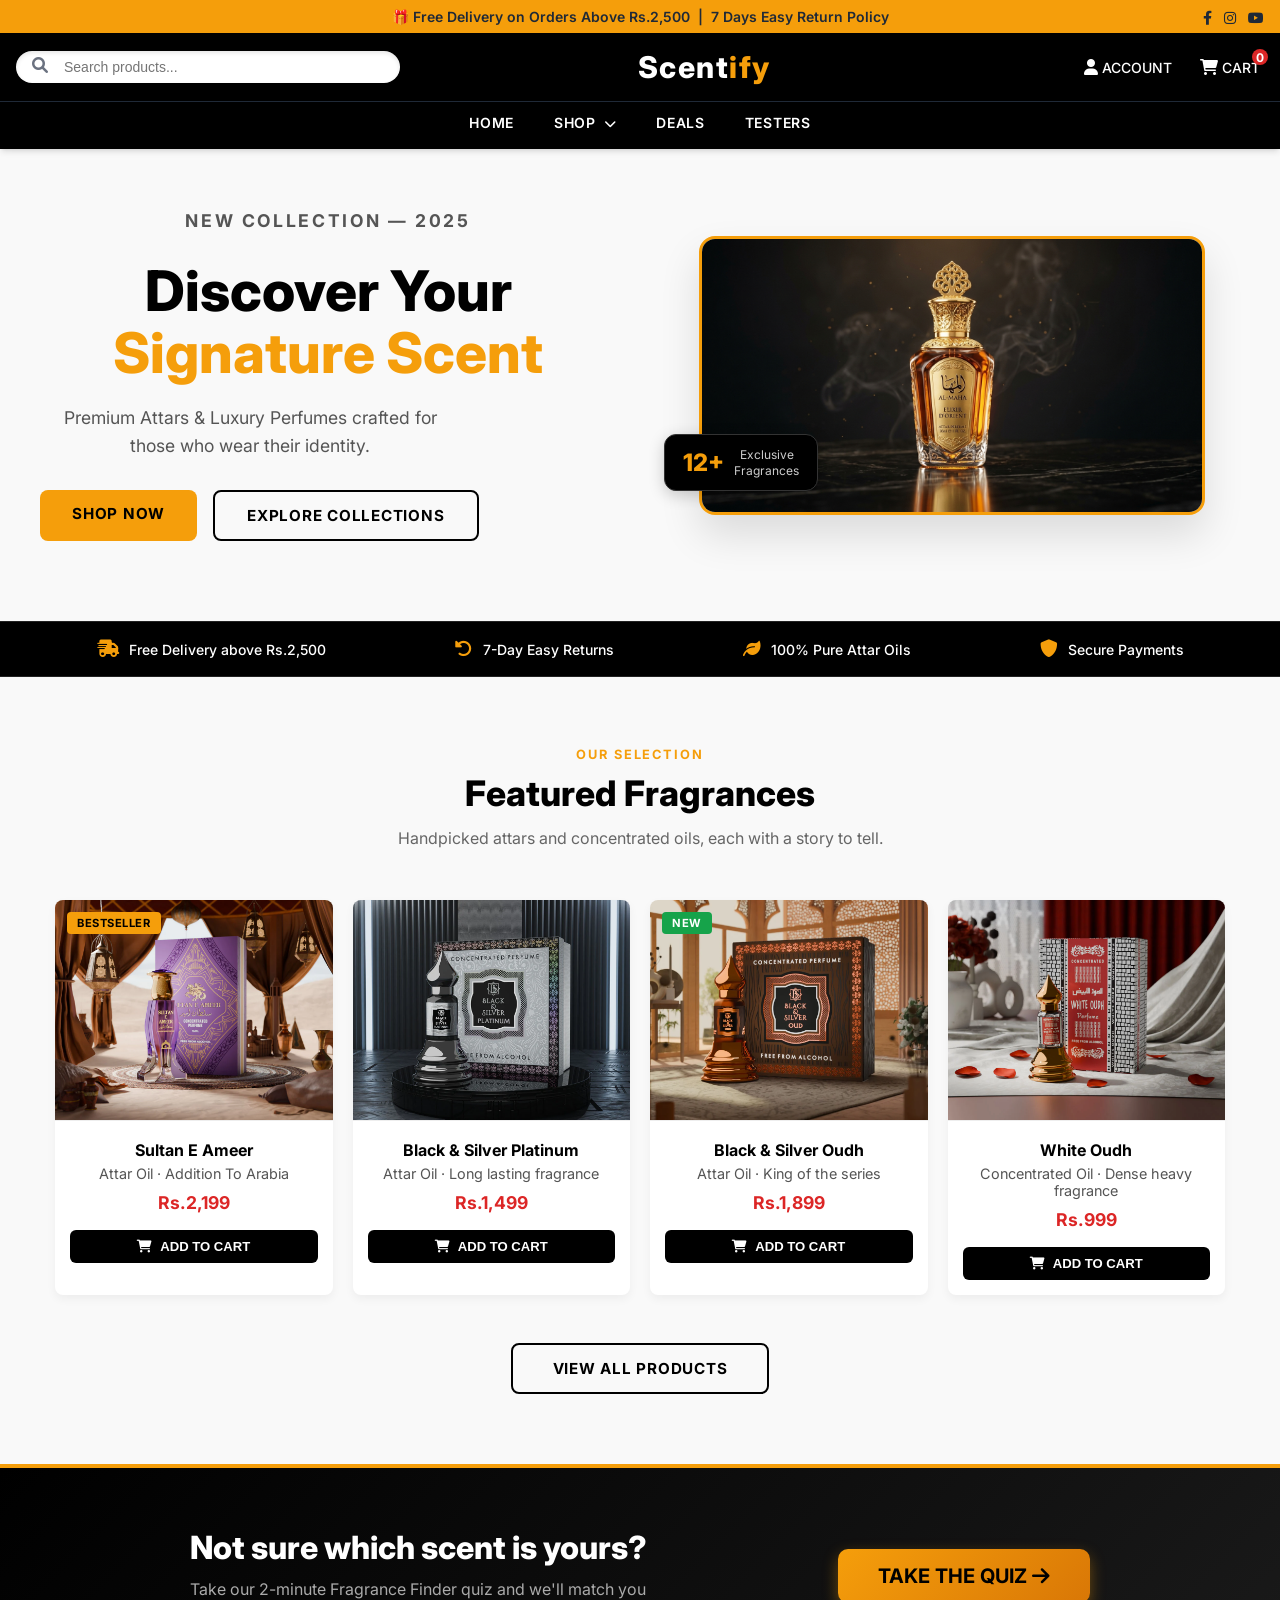
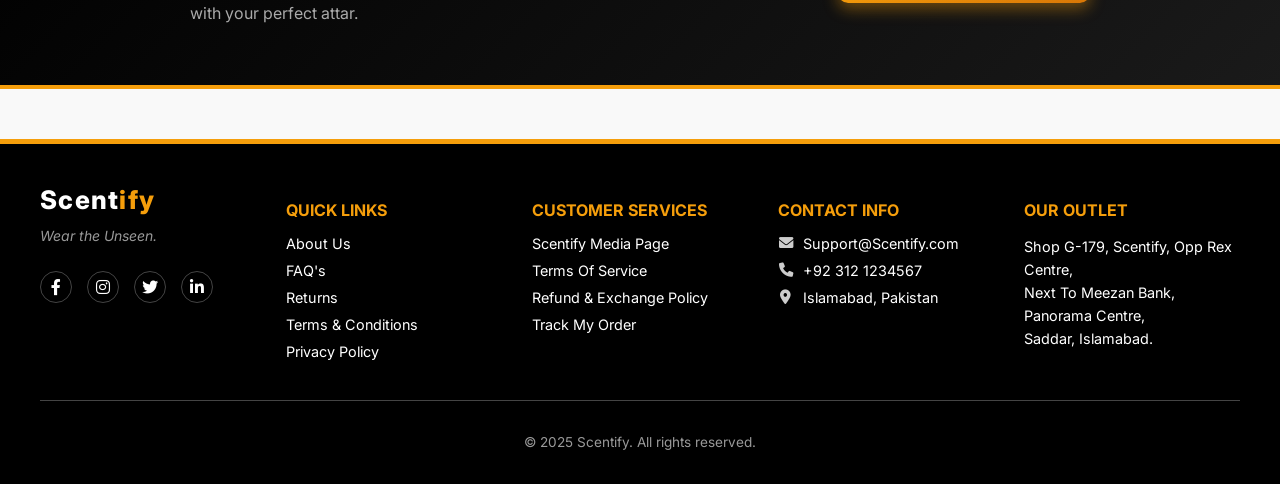
<file: src/HTML/index.html>
<!DOCTYPE html>
<html lang="en">

<head>
  <meta charset="UTF-8">
  <meta name="viewport" content="width=device-width, initial-scale=1.0">
  <meta name="description" content="Scentify – Premium Attars & Luxury Perfumes from Lahore, Pakistan. Discover your signature scent.">
  <title>Scentify – Luxury Perfumes & Attars</title>
  <link rel="preconnect" href="https://fonts.googleapis.com">
  <link rel="preconnect" href="https://fonts.gstatic.com" crossorigin>
  <link href="https://fonts.googleapis.com/css2?family=Inter:wght@400;500;600;700;800&display=swap" rel="stylesheet">
  <link rel="stylesheet" href="https://cdnjs.cloudflare.com/ajax/libs/font-awesome/6.0.0-beta3/css/all.min.css">
  <link rel="stylesheet" href="../CSS/style.css">
</head>

<body>

  <!-- ===================== HEADER ===================== -->
  <header id="fixed-header" class="fixed-header">

    <div class="announcement-bar">
      <span>🎁 Free Delivery on Orders Above Rs.2,500 &nbsp;|&nbsp; 7 Days Easy Return Policy</span>
      <div class="social-icons-desktop">
        <a href="https://www.facebook.com/" aria-label="Facebook"><i class="fab fa-facebook-f"></i></a>
        <a href="https://www.instagram.com/" aria-label="Instagram"><i class="fab fa-instagram"></i></a>
        <a href="https://www.youtube.com/" aria-label="YouTube"><i class="fab fa-youtube"></i></a>
      </div>
    </div>

    <div class="header-main">
      <div class="header-container">

        <!-- Desktop Search -->
        <div class="search-bar-desktop">
          <div class="search-input-wrapper">
            <label for="desktop-search" class="sr-only">Search products</label>
            <input id="desktop-search" type="text" placeholder="Search products...">
            <i class="fas fa-search" aria-hidden="true"></i>
          </div>
        </div>

        <!-- Logo -->
        <div class="logo-wrapper">
          <a href="index.html" aria-label="Scentify Home" class="logo-text">
            Scent<span>ify</span>
          </a>
        </div>

        <!-- Header Icons -->
        <div class="header-icons">
          <button class="search-mobile-icon" aria-label="Open Search">
            <i class="fas fa-search" aria-hidden="true"></i>
          </button>
          <a href="loginpage.html" class="icon-link" aria-label="My Account">
            <i class="fas fa-user" aria-hidden="true"></i>
            <span class="icon-label">Account</span>
          </a>
          <a href="checkoutpage.html" class="icon-link cart-icon-wrapper" aria-label="Shopping Cart, 0 items">
            <i class="fas fa-shopping-cart" aria-hidden="true"></i>
            <span class="icon-label">Cart</span>
            <span class="cart-count" aria-live="polite">0</span>
          </a>
          <button class="menu-mobile-icon" aria-label="Open Menu">
            <i class="fas fa-bars" aria-hidden="true"></i>
          </button>
        </div>

      </div>
    </div>

    <nav class="nav-links-desktop" aria-label="Main Navigation">
      <div class="nav-container">
        <ul class="nav-list">
          <li><a href="index.html">HOME</a></li>
          <li><a href="productlisting.html" class="dropdown-link">SHOP <i class="fas fa-chevron-down" aria-hidden="true"></i></a></li>
          <li><a href="deals.html">DEALS</a></li>
          <li><a href="testers.html">TESTERS</a></li>
        </ul>
      </div>
    </nav>

  </header>

  <!-- ===================== MAIN ===================== -->
  <main id="main-content">

    <!-- HERO SECTION -->
    <section class="hero-section" aria-label="Hero Banner">
      <div class="hero-content">
        <p class="hero-eyebrow">New Collection — 2025</p>
        <h1>Discover Your<br><span>Signature Scent</span></h1>
        <p class="hero-subtitle">Premium Attars & Luxury Perfumes crafted for those who wear their identity.</p>
        <div class="hero-cta-group">
          <a href="productlisting.html" class="btn-primary">Shop Now</a>
          <a href="productlisting.html" class="btn-secondary">Explore Collections</a>
        </div>
      </div>
      <div class="hero-image-wrapper">
        <img src="../../Images/HomePage/HP_Image.png" alt="Scentify signature perfume collection" class="hero-placeholder-image">
        <div class="hero-badge">
          <span class="badge-number">12+</span>
          <span class="badge-label">Exclusive<br>Fragrances</span>
        </div>
      </div>
    </section>

    <!-- TRUST BAR -->
    <div class="trust-bar" aria-label="Why choose Scentify">
      <div class="trust-bar-inner">
        <div class="trust-item">
          <i class="fas fa-shipping-fast" aria-hidden="true"></i>
          <span>Free Delivery above Rs.2,500</span>
        </div>
        <div class="trust-item">
          <i class="fas fa-undo-alt" aria-hidden="true"></i>
          <span>7-Day Easy Returns</span>
        </div>
        <div class="trust-item">
          <i class="fas fa-leaf" aria-hidden="true"></i>
          <span>100% Pure Attar Oils</span>
        </div>
        <div class="trust-item">
          <i class="fas fa-shield-alt" aria-hidden="true"></i>
          <span>Secure Payments</span>
        </div>
      </div>
    </div>

    <!-- FEATURED PRODUCTS -->
    <section class="products-section" aria-labelledby="products-heading">
      <div class="section-header">
        <p class="section-eyebrow">Our Selection</p>
        <h2 id="products-heading" class="section-heading">Featured Fragrances</h2>
        <p class="section-subtext">Handpicked attars and concentrated oils, each with a story to tell.</p>
      </div>

      <div class="suggestion-grid">

        <a href="product-detail.html?id=sultan-e-ameer" class="product-card">
          <div class="product-card-image-wrapper">
            <img src="../../Images/Products/sultan-e-ameer/1.webp" alt="Sultan E Ameer Attar Oil" loading="lazy">
            <span class="product-badge">Bestseller</span>
          </div>
          <div class="card-details">
            <h3>Sultan E Ameer</h3>
            <p class="card-category">Attar Oil · Addition To Arabia</p>
            <p class="price">Rs.2,199</p>
            <button class="card-cart-btn" data-id="sultan-e-ameer" data-name="Sultan E Ameer" data-price="2199" aria-label="Add Sultan E Ameer to cart">
              <i class="fas fa-shopping-cart" aria-hidden="true"></i> Add to Cart
            </button>
          </div>
        </a>

        <a href="product-detail.html?id=black-silver-platinum" class="product-card">
          <div class="product-card-image-wrapper">
            <img src="../../Images/Products/black-silver-platinum/1.webp" alt="Black and Silver Platinum Attar Oil" loading="lazy">
          </div>
          <div class="card-details">
            <h3>Black &amp; Silver Platinum</h3>
            <p class="card-category">Attar Oil · Long lasting fragrance</p>
            <p class="price">Rs.1,499</p>
            <button class="card-cart-btn" data-id="black-silver-platinum" data-name="Black & Silver Platinum" data-price="1499" aria-label="Add Black and Silver Platinum to cart">
              <i class="fas fa-shopping-cart" aria-hidden="true"></i> Add to Cart
            </button>
          </div>
        </a>

        <a href="product-detail.html?id=black-silver-oudh" class="product-card">
          <div class="product-card-image-wrapper">
            <img src="../../Images/Products/black-silver-oudh/1.webp" alt="Black and Silver Oudh Attar Oil" loading="lazy">
            <span class="product-badge new-badge">New</span>
          </div>
          <div class="card-details">
            <h3>Black &amp; Silver Oudh</h3>
            <p class="card-category">Attar Oil · King of the series</p>
            <p class="price">Rs.1,899</p>
            <button class="card-cart-btn" data-id="black-silver-oudh" data-name="Black & Silver Oudh" data-price="1899" aria-label="Add Black and Silver Oudh to cart">
              <i class="fas fa-shopping-cart" aria-hidden="true"></i> Add to Cart
            </button>
          </div>
        </a>

        <a href="product-detail.html?id=white-oudh" class="product-card">
          <div class="product-card-image-wrapper">
            <img src="../../Images/Products/white-oudh/1.webp" alt="White Oudh Concentrated Oil" loading="lazy">
          </div>
          <div class="card-details">
            <h3>White Oudh</h3>
            <p class="card-category">Concentrated Oil · Dense heavy fragrance</p>
            <p class="price">Rs.999</p>
            <button class="card-cart-btn" data-id="white-oudh" data-name="White Oudh" data-price="999" aria-label="Add White Oudh to cart">
              <i class="fas fa-shopping-cart" aria-hidden="true"></i> Add to Cart
            </button>
          </div>
        </a>

      </div>

      <div class="view-all-wrapper">
        <a href="productlisting.html" class="btn-outline">View All Products</a>
      </div>
    </section>

    <!-- QUIZ CTA BANNER -->
    <section class="quiz-banner" aria-label="Fragrance Finder Quiz">
      <div class="quiz-banner-inner">
        <div class="quiz-banner-text">
          <h2>Not sure which scent is yours?</h2>
          <p>Take our 2-minute Fragrance Finder quiz and we'll match you with your perfect attar.</p>
        </div>
        <a href="quiz.html" class="quiz-button">Take The Quiz <i class="fas fa-arrow-right" aria-hidden="true"></i></a>
      </div>
    </section>

  </main>

  <!-- ===================== FOOTER ===================== -->
  <footer class="main-footer" aria-label="Site Footer">
    <div class="footer-content">

      <div class="footer-brand">
        <a href="index.html" class="logo-text footer-logo-text" aria-label="Scentify Home">
          Scent<span>ify</span>
        </a>
        <p class="footer-tagline">Wear the Unseen.</p>
        <div class="social-links" aria-label="Follow us">
          <a href="https://www.facebook.com/" aria-label="Facebook"><i class="fab fa-facebook-f" aria-hidden="true"></i></a>
          <a href="https://www.instagram.com/" aria-label="Instagram"><i class="fab fa-instagram" aria-hidden="true"></i></a>
          <a href="https://twitter.com/" aria-label="Twitter"><i class="fab fa-twitter" aria-hidden="true"></i></a>
          <a href="https://www.linkedin.com/" aria-label="LinkedIn"><i class="fab fa-linkedin-in" aria-hidden="true"></i></a>
        </div>
      </div>

      <div class="footer-section">
        <h3>Quick Links</h3>
        <ul>
          <li><a href="ourstory.html">About Us</a></li>
          <li><a href="supportpage.html">FAQ's</a></li>
          <li><a href="returns.html">Returns</a></li>
          <li><a href="terms.html">Terms &amp; Conditions</a></li>
          <li><a href="privacy.html">Privacy Policy</a></li>
        </ul>
      </div>

      <div class="footer-section">
        <h3>Customer Services</h3>
        <ul>
          <li><a href="mediapage.html">Scentify Media Page</a></li>
          <li><a href="termsofservice.html">Terms Of Service</a></li>
          <li><a href="refundpolicy.html">Refund &amp; Exchange Policy</a></li>
          <li><a href="trackorder.html">Track My Order</a></li>
        </ul>
      </div>

      <div class="footer-section">
        <h3>Contact Info</h3>
        <ul>
          <li><i class="fas fa-envelope" aria-hidden="true"></i> Support@Scentify.com</li>
          <li><i class="fas fa-phone" aria-hidden="true"></i> +92 312 1234567</li>
          <li><i class="fas fa-map-marker-alt" aria-hidden="true"></i> Islamabad, Pakistan</li>
        </ul>
      </div>

      <div class="footer-section address-section">
        <h3>Our Outlet</h3>
        <p>Shop G-179, Scentify, Opp Rex Centre,<br>Next To Meezan Bank, Panorama Centre,<br>Saddar, Islamabad.</p>
      </div>

    </div>

    <div class="footer-bottom">
      <p>&copy; 2025 Scentify. All rights reserved.</p>
    </div>
  </footer>

  <script src="../JS/script.js" defer></script>
</body>

</html>
</file>
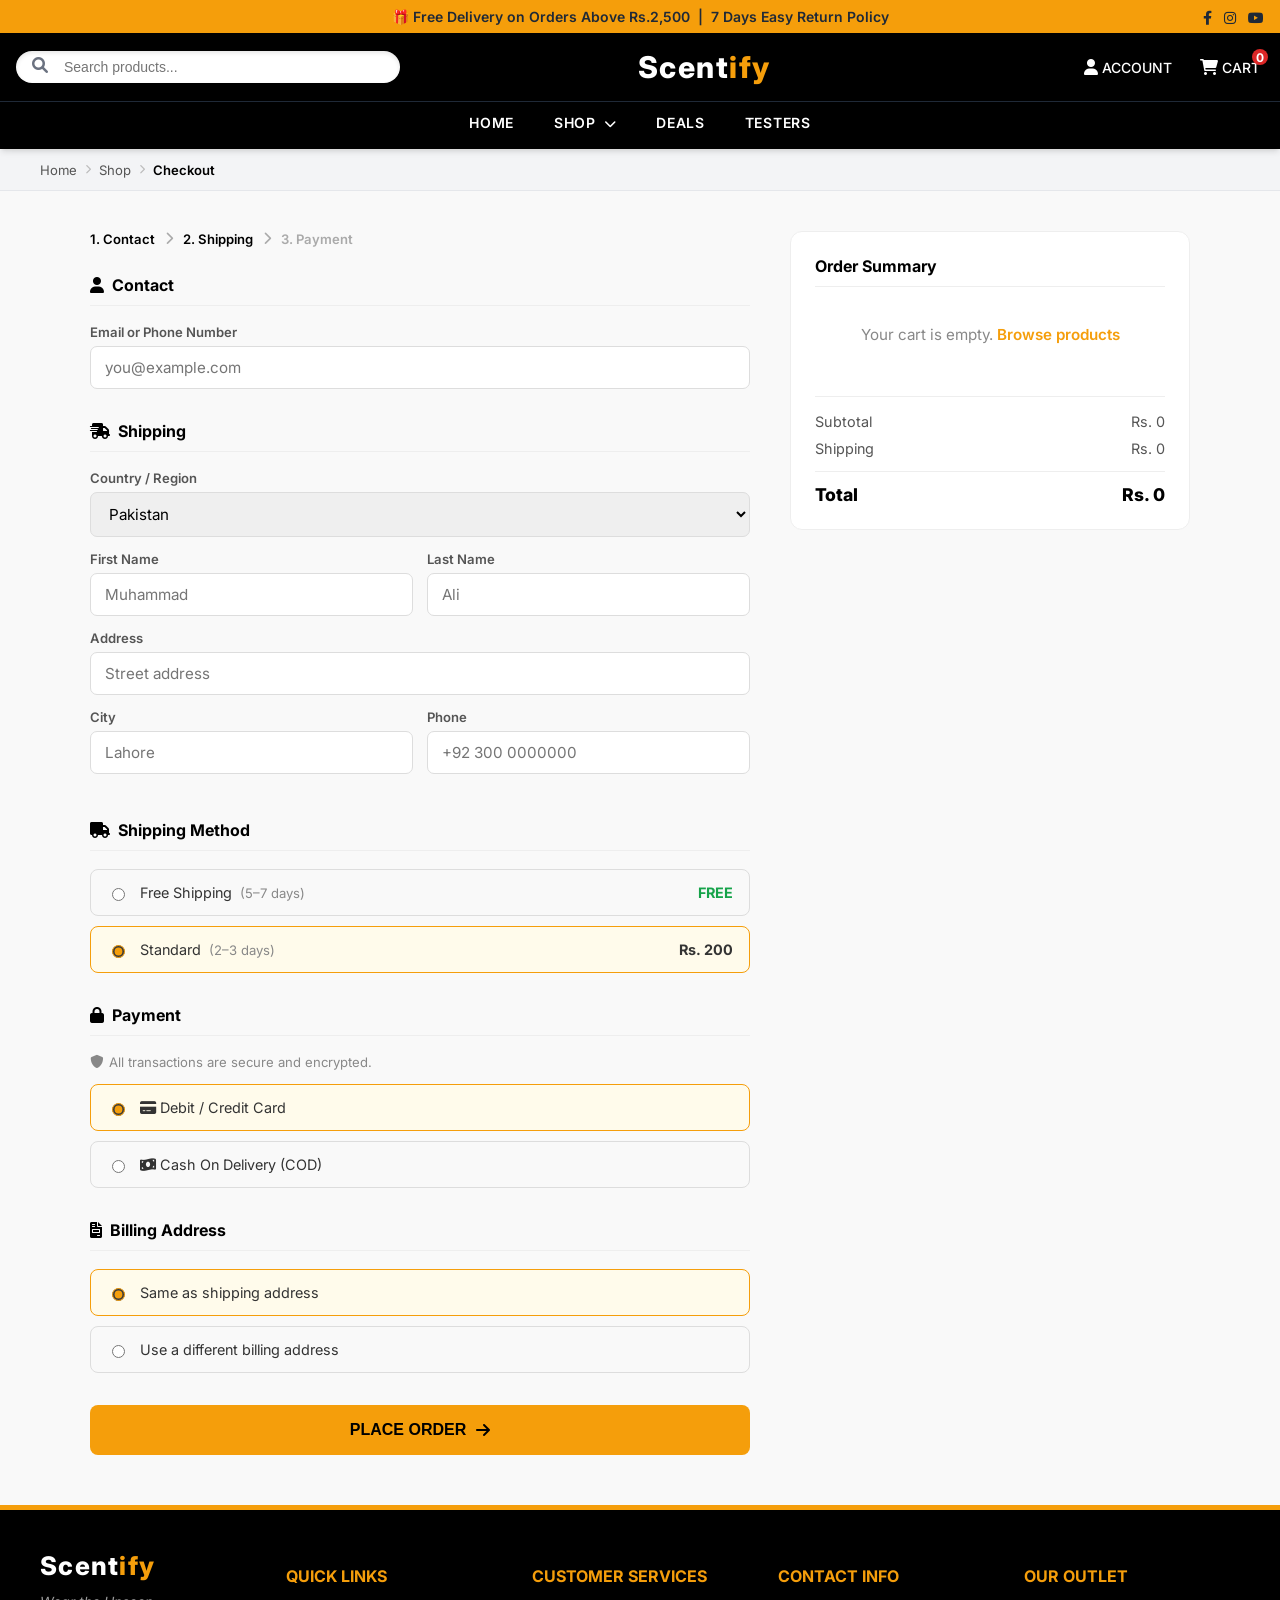
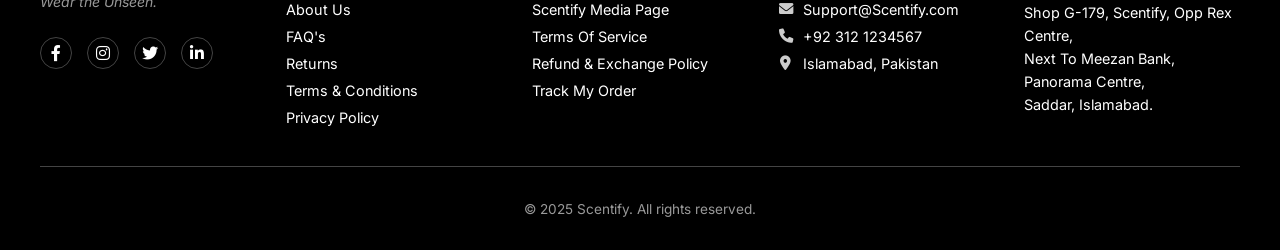
<file: src/HTML/checkoutpage.html>
<!DOCTYPE html>
<html lang="en">

<head>
  <meta charset="UTF-8">
  <meta name="viewport" content="width=device-width, initial-scale=1.0">
  <meta name="description" content="Checkout – Scentify Luxury Perfumes & Attars">
  <title>Checkout – Scentify</title>
  <link rel="preconnect" href="https://fonts.googleapis.com">
  <link rel="preconnect" href="https://fonts.gstatic.com" crossorigin>
  <link href="https://fonts.googleapis.com/css2?family=Inter:wght@400;500;600;700;800&display=swap" rel="stylesheet">
  <link rel="stylesheet" href="https://cdnjs.cloudflare.com/ajax/libs/font-awesome/6.0.0-beta3/css/all.min.css">
  <link rel="stylesheet" href="../CSS/style.css">
</head>

<body>

  <!-- ===================== HEADER ===================== -->
  <header id="fixed-header" class="fixed-header">

    <div class="announcement-bar">
      <span>🎁 Free Delivery on Orders Above Rs.2,500 &nbsp;|&nbsp; 7 Days Easy Return Policy</span>
      <div class="social-icons-desktop">
        <a href="https://www.facebook.com/" aria-label="Facebook"><i class="fab fa-facebook-f"></i></a>
        <a href="https://www.instagram.com/" aria-label="Instagram"><i class="fab fa-instagram"></i></a>
        <a href="https://www.youtube.com/" aria-label="YouTube"><i class="fab fa-youtube"></i></a>
      </div>
    </div>

    <div class="header-main">
      <div class="header-container">

        <div class="search-bar-desktop">
          <div class="search-input-wrapper">
            <label for="desktop-search" class="sr-only">Search products</label>
            <input id="desktop-search" type="text" placeholder="Search products...">
            <i class="fas fa-search" aria-hidden="true"></i>
          </div>
        </div>

        <div class="logo-wrapper">
          <a href="index.html" aria-label="Scentify Home" class="logo-text">
            Scent<span>ify</span>
          </a>
        </div>

        <div class="header-icons">
          <button class="search-mobile-icon" aria-label="Open Search">
            <i class="fas fa-search" aria-hidden="true"></i>
          </button>
          <a href="loginpage.html" class="icon-link" aria-label="My Account">
            <i class="fas fa-user" aria-hidden="true"></i>
            <span class="icon-label">Account</span>
          </a>
          <a href="checkoutpage.html" class="icon-link cart-icon-wrapper" aria-label="Shopping Cart, 0 items">
            <i class="fas fa-shopping-cart" aria-hidden="true"></i>
            <span class="icon-label">Cart</span>
            <span class="cart-count" id="cartItemCount" aria-live="polite">0</span>
          </a>
          <button class="menu-mobile-icon" aria-label="Open Menu">
            <i class="fas fa-bars" aria-hidden="true"></i>
          </button>
        </div>

      </div>
    </div>

    <nav class="nav-links-desktop" aria-label="Main Navigation">
      <div class="nav-container">
        <ul class="nav-list">
          <li><a href="index.html">HOME</a></li>
          <li><a href="productlisting.html" class="dropdown-link">SHOP <i class="fas fa-chevron-down" aria-hidden="true"></i></a></li>
          <li><a href="deals.html">DEALS</a></li>
          <li><a href="testers.html">TESTERS</a></li>
        </ul>
      </div>
    </nav>

  </header>

  <!-- ===================== MAIN ===================== -->
  <main>

    <!-- Breadcrumb -->
    <div class="breadcrumb-bar">
      <div class="breadcrumb-inner">
        <a href="index.html">Home</a>
        <i class="fas fa-chevron-right" aria-hidden="true"></i>
        <a href="productlisting.html">Shop</a>
        <i class="fas fa-chevron-right" aria-hidden="true"></i>
        <span>Checkout</span>
      </div>
    </div>

    <div class="checkout-page-wrapper">

      <!-- LEFT: FORM -->
      <section class="checkout-form-section" aria-label="Checkout Form">

        <div class="checkout-steps">
          <span class="step active">1. Contact</span>
          <i class="fas fa-chevron-right" aria-hidden="true"></i>
          <span class="step active">2. Shipping</span>
          <i class="fas fa-chevron-right" aria-hidden="true"></i>
          <span class="step">3. Payment</span>
        </div>

        <form id="checkoutForm" novalidate>

          <!-- Contact -->
          <div class="co-section">
            <h2 class="co-section-title"><i class="fas fa-user" aria-hidden="true"></i> Contact</h2>
            <div class="co-form-group">
              <label for="email">Email or Phone Number</label>
              <input type="email" id="email" placeholder="you@example.com" required>
            </div>
          </div>

          <!-- Shipping -->
          <div class="co-section">
            <h2 class="co-section-title"><i class="fas fa-shipping-fast" aria-hidden="true"></i> Shipping</h2>
            <div class="co-form-group">
              <label for="country">Country / Region</label>
              <select id="country" required>
                <option value="">Select country</option>
                <option value="pakistan" selected>Pakistan</option>
                <option value="india">India</option>
              </select>
            </div>
            <div class="co-form-row">
              <div class="co-form-group">
                <label for="firstName">First Name</label>
                <input type="text" id="firstName" placeholder="Muhammad" required>
              </div>
              <div class="co-form-group">
                <label for="lastName">Last Name</label>
                <input type="text" id="lastName" placeholder="Ali" required>
              </div>
            </div>
            <div class="co-form-group">
              <label for="address">Address</label>
              <input type="text" id="address" placeholder="Street address" required>
            </div>
            <div class="co-form-row">
              <div class="co-form-group">
                <label for="city">City</label>
                <input type="text" id="city" placeholder="Lahore" required>
              </div>
              <div class="co-form-group">
                <label for="phone">Phone</label>
                <input type="tel" id="phone" placeholder="+92 300 0000000" required>
              </div>
            </div>
          </div>

          <!-- Shipping Method -->
          <div class="co-section">
            <h2 class="co-section-title"><i class="fas fa-truck" aria-hidden="true"></i> Shipping Method</h2>
            <div class="co-radio-group">
              <label class="co-radio-card">
                <input type="radio" name="shipping_method" value="free">
                <span class="co-radio-label">Free Shipping <em>(5–7 days)</em></span>
                <span class="co-radio-cost free-cost">FREE</span>
              </label>
              <label class="co-radio-card">
                <input type="radio" name="shipping_method" value="standard" checked>
                <span class="co-radio-label">Standard <em>(2–3 days)</em></span>
                <span class="co-radio-cost">Rs. 200</span>
              </label>
            </div>
          </div>

          <!-- Payment -->
          <div class="co-section">
            <h2 class="co-section-title"><i class="fas fa-lock" aria-hidden="true"></i> Payment</h2>
            <p class="co-secure-note"><i class="fas fa-shield-alt" aria-hidden="true"></i> All transactions are secure and encrypted.</p>
            <div class="co-radio-group">
              <label class="co-radio-card">
                <input type="radio" name="payment_method" value="card" checked>
                <span class="co-radio-label"><i class="fas fa-credit-card" aria-hidden="true"></i> Debit / Credit Card</span>
              </label>
              <label class="co-radio-card">
                <input type="radio" name="payment_method" value="cod">
                <span class="co-radio-label"><i class="fas fa-money-bill-wave" aria-hidden="true"></i> Cash On Delivery (COD)</span>
              </label>
            </div>
          </div>

          <!-- Billing -->
          <div class="co-section">
            <h2 class="co-section-title"><i class="fas fa-file-invoice" aria-hidden="true"></i> Billing Address</h2>
            <div class="co-radio-group">
              <label class="co-radio-card">
                <input type="radio" name="billing_address" value="same" checked>
                <span class="co-radio-label">Same as shipping address</span>
              </label>
              <label class="co-radio-card">
                <input type="radio" name="billing_address" value="different">
                <span class="co-radio-label">Use a different billing address</span>
              </label>
            </div>
          </div>

          <button type="submit" class="place-order-btn" id="placeOrderBtn">
            Place Order <i class="fas fa-arrow-right" aria-hidden="true"></i>
          </button>

        </form>
      </section>

      <!-- RIGHT: ORDER SUMMARY -->
      <aside class="order-summary-section" aria-label="Order Summary">
        <h2 class="co-section-title">Order Summary</h2>

        <p id="emptyCartMessage" class="empty-cart-msg" style="display:none;">
          Your cart is empty. <a href="productlisting.html">Browse products</a>
        </p>

        <div id="cartItemsList" class="cart-items-list"></div>

        <div class="summary-totals">
          <div class="summary-row">
            <span>Subtotal</span>
            <span id="subtotalDisplay">Rs. 0</span>
          </div>
          <div class="summary-row">
            <span>Shipping</span>
            <span id="shippingDisplay">Rs. 0</span>
          </div>
          <div class="summary-row total-row">
            <span>Total</span>
            <span id="orderTotalDisplay">Rs. 0</span>
          </div>
        </div>
      </aside>

    </div>
  </main>

  <!-- ===================== FOOTER ===================== -->
  <footer class="main-footer" aria-label="Site Footer">
    <div class="footer-content">
      <div class="footer-brand">
        <a href="index.html" class="logo-text footer-logo-text" aria-label="Scentify Home">
          Scent<span>ify</span>
        </a>
        <p class="footer-tagline">Wear the Unseen.</p>
        <div class="social-links" aria-label="Follow us">
          <a href="https://www.facebook.com/" aria-label="Facebook"><i class="fab fa-facebook-f" aria-hidden="true"></i></a>
          <a href="https://www.instagram.com/" aria-label="Instagram"><i class="fab fa-instagram" aria-hidden="true"></i></a>
          <a href="https://twitter.com/" aria-label="Twitter"><i class="fab fa-twitter" aria-hidden="true"></i></a>
          <a href="https://www.linkedin.com/" aria-label="LinkedIn"><i class="fab fa-linkedin-in" aria-hidden="true"></i></a>
        </div>
      </div>
      <div class="footer-section">
        <h3>Quick Links</h3>
        <ul>
          <li><a href="ourstory.html">About Us</a></li>
          <li><a href="supportpage.html">FAQ's</a></li>
          <li><a href="returns.html">Returns</a></li>
          <li><a href="terms.html">Terms &amp; Conditions</a></li>
          <li><a href="privacy.html">Privacy Policy</a></li>
        </ul>
      </div>
      <div class="footer-section">
        <h3>Customer Services</h3>
        <ul>
          <li><a href="mediapage.html">Scentify Media Page</a></li>
          <li><a href="termsofservice.html">Terms Of Service</a></li>
          <li><a href="refundpolicy.html">Refund &amp; Exchange Policy</a></li>
          <li><a href="trackorder.html">Track My Order</a></li>
        </ul>
      </div>
      <div class="footer-section">
        <h3>Contact Info</h3>
        <ul>
          <li><i class="fas fa-envelope" aria-hidden="true"></i> Support@Scentify.com</li>
          <li><i class="fas fa-phone" aria-hidden="true"></i> +92 312 1234567</li>
          <li><i class="fas fa-map-marker-alt" aria-hidden="true"></i> Islamabad, Pakistan</li>
        </ul>
      </div>
      <div class="footer-section address-section">
        <h3>Our Outlet</h3>
        <p>Shop G-179, Scentify, Opp Rex Centre,<br>Next To Meezan Bank, Panorama Centre,<br>Saddar, Islamabad.</p>
      </div>
    </div>
    <div class="footer-bottom">
      <p>&copy; 2025 Scentify. All rights reserved.</p>
    </div>
  </footer>

  <script src="../JS/script.js" defer></script>
  <script src="../JS/checkout.js" defer></script>
</body>

</html>
</file>
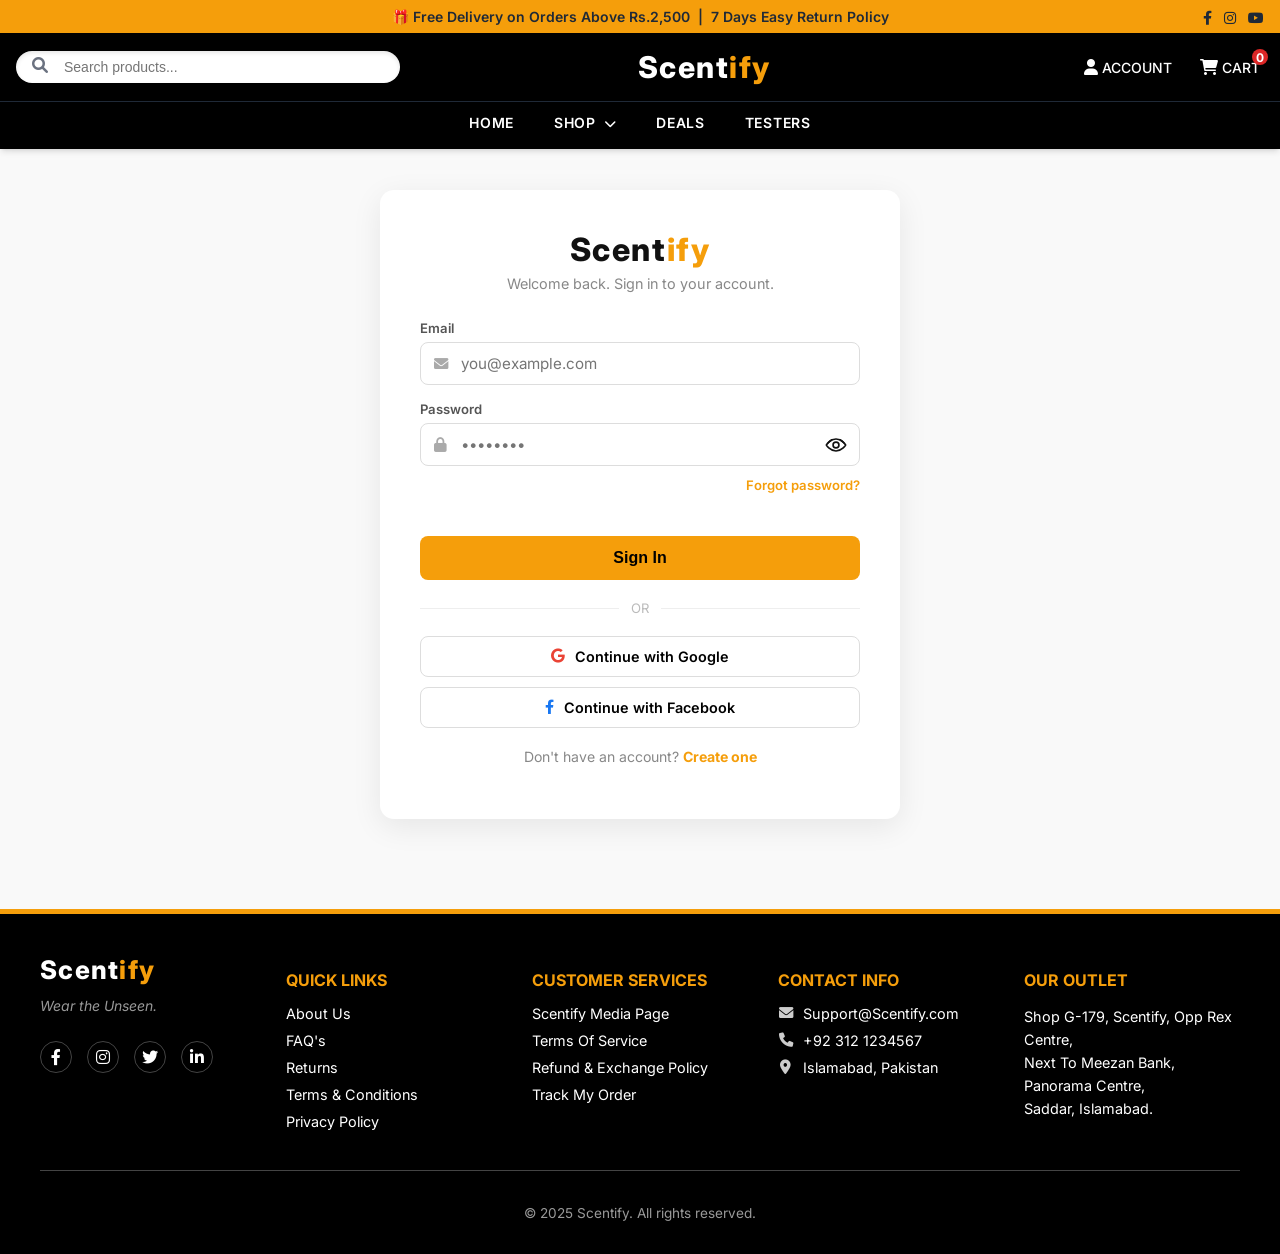
<file: src/HTML/loginpage.html>
<!DOCTYPE html>
<html lang="en">

<head>
  <meta charset="UTF-8">
  <meta name="viewport" content="width=device-width, initial-scale=1.0">
  <meta name="description" content="Login or create your Scentify account to track orders and manage your profile.">
  <title>Login / Create Account – Scentify</title>
  <link rel="preconnect" href="https://fonts.googleapis.com">
  <link rel="preconnect" href="https://fonts.gstatic.com" crossorigin>
  <link href="https://fonts.googleapis.com/css2?family=Inter:wght@400;500;600;700;800&display=swap" rel="stylesheet">
  <link rel="stylesheet" href="https://cdnjs.cloudflare.com/ajax/libs/font-awesome/6.0.0-beta3/css/all.min.css">
  <link rel="stylesheet" href="../CSS/style.css">
  <style>
    .auth-brand .auth-logo {
      color: #111;
    }

    .auth-brand .auth-logo span {
      color: var(--color-primary);
    }

    .password-input-wrapper input {
      padding-right: 52px;
    }

    .password-toggle-btn {
      position: absolute;
      right: 12px;
      top: 50%;
      transform: translateY(-50%);
      border: 0;
      background: transparent;
      cursor: pointer;
      padding: 0;
      line-height: 1;
      width: 24px;
      height: 24px;
      display: inline-flex;
      align-items: center;
      justify-content: center;
    }

    .password-eye-icon {
      width: 22px;
      height: 22px;
      display: block;
      background-repeat: no-repeat;
      background-position: center;
      background-size: contain;
      background-image: url("data:image/svg+xml,%3Csvg xmlns='http://www.w3.org/2000/svg' viewBox='0 0 24 24' fill='none' stroke='%23111' stroke-width='1.8' stroke-linecap='round' stroke-linejoin='round'%3E%3Cpath d='M1.5 12s3.5-6.5 10.5-6.5S22.5 12 22.5 12s-3.5 6.5-10.5 6.5S1.5 12 1.5 12Z'/%3E%3Ccircle cx='12' cy='12' r='3.2'/%3E%3Cpath d='M3.5 9.5c1.2-1.3 2.6-2.4 4.1-3.2'/%3E%3Cpath d='M20.5 9.5c-1.2-1.3-2.6-2.4-4.1-3.2'/%3E%3C/svg%3E");
    }

    .password-toggle-btn[data-visible='true'] .password-eye-icon {
      background-image: url("data:image/svg+xml,%3Csvg xmlns='http://www.w3.org/2000/svg' viewBox='0 0 24 24' fill='none' stroke='%23111' stroke-width='1.8' stroke-linecap='round' stroke-linejoin='round'%3E%3Cpath d='M2 12s3.5-6.5 10-6.5c2.3 0 4.3.6 5.9 1.5'/%3E%3Cpath d='M22 12s-3.5 6.5-10 6.5c-2.3 0-4.3-.6-5.9-1.5'/%3E%3Cpath d='M4 4l16 16'/%3E%3Ccircle cx='12' cy='12' r='3.2'/%3E%3C/svg%3E");
    }
  </style>
</head>

<body>

  <!-- ===================== HEADER ===================== -->
  <header id="fixed-header" class="fixed-header">

    <div class="announcement-bar">
      <span>🎁 Free Delivery on Orders Above Rs.2,500 &nbsp;|&nbsp; 7 Days Easy Return Policy</span>
      <div class="social-icons-desktop">
        <a href="https://www.facebook.com/" aria-label="Facebook"><i class="fab fa-facebook-f"></i></a>
        <a href="https://www.instagram.com/" aria-label="Instagram"><i class="fab fa-instagram"></i></a>
        <a href="https://www.youtube.com/" aria-label="YouTube"><i class="fab fa-youtube"></i></a>
      </div>
    </div>

    <div class="header-main">
      <div class="header-container">

        <!-- Desktop Search -->
        <div class="search-bar-desktop">
          <div class="search-input-wrapper">
            <label for="desktop-search" class="sr-only">Search products</label>
            <input id="desktop-search" type="text" placeholder="Search products...">
            <i class="fas fa-search" aria-hidden="true"></i>
          </div>
        </div>

        <!-- Logo -->
        <div class="logo-wrapper">
          <a href="index.html" aria-label="Scentify Home" class="logo-text">
            Scent<span>ify</span>
          </a>
        </div>

        <!-- Header Icons -->
        <div class="header-icons">
          <button class="search-mobile-icon" aria-label="Open Search">
            <i class="fas fa-search" aria-hidden="true"></i>
          </button>
          <a href="loginpage.html" class="icon-link" aria-label="My Account">
            <i class="fas fa-user" aria-hidden="true"></i>
            <span class="icon-label">Account</span>
          </a>
          <a href="checkoutpage.html" class="icon-link cart-icon-wrapper" aria-label="Shopping Cart, 0 items">
            <i class="fas fa-shopping-cart" aria-hidden="true"></i>
            <span class="icon-label">Cart</span>
            <span class="cart-count" aria-live="polite">0</span>
          </a>
          <button class="menu-mobile-icon" aria-label="Open Menu">
            <i class="fas fa-bars" aria-hidden="true"></i>
          </button>
        </div>

      </div>
    </div>

    <nav class="nav-links-desktop" aria-label="Main Navigation">
      <div class="nav-container">
        <ul class="nav-list">
          <li><a href="index.html">HOME</a></li>
          <li><a href="productlisting.html" class="dropdown-link">SHOP <i class="fas fa-chevron-down" aria-hidden="true"></i></a></li>
          <li><a href="deals.html">DEALS</a></li>
          <li><a href="testers.html">TESTERS</a></li>
        </ul>
      </div>
    </nav>

  </header>

  <!-- ===================== MAIN ===================== -->
  <main class="auth-page-wrapper">

    <div class="auth-card" id="loginBlock">
      <div class="auth-brand">
        <a href="index.html" class="logo-text auth-logo">Scent<span>ify</span></a>
        <p>Welcome back. Sign in to your account.</p>
      </div>

      <form id="loginForm" novalidate>
        <div class="auth-form-group">
          <label for="loginEmail">Email</label>
          <div class="auth-input-wrapper">
            <i class="fas fa-envelope" aria-hidden="true"></i>
            <input type="email" id="loginEmail" placeholder="you@example.com" required>
          </div>
        </div>
        <div class="auth-form-group">
          <label for="loginPassword">Password</label>
          <div class="auth-input-wrapper password-input-wrapper">
            <i class="fas fa-lock" aria-hidden="true"></i>
            <input type="password" id="loginPassword" placeholder="••••••••" required>
            <button type="button" class="password-toggle-btn" data-password-toggle="loginPassword" data-visible="false" aria-label="Show password" aria-pressed="false">
              <span class="password-eye-icon" aria-hidden="true"></span>
            </button>
          </div>
        </div>
        <div class="auth-forgot">
          <a href="#">Forgot password?</a>
        </div>
        <div id="loginError" class="auth-error" role="alert"></div>
        <button type="submit" class="auth-btn">Sign In</button>
      </form>

      <div class="auth-divider"><span>OR</span></div>

      <div class="auth-social">
        <button class="social-btn google-btn">
          <i class="fab fa-google" aria-hidden="true"></i> Continue with Google
        </button>
        <button class="social-btn facebook-btn">
          <i class="fab fa-facebook-f" aria-hidden="true"></i> Continue with Facebook
        </button>
      </div>

      <p class="auth-switch">
        Don't have an account? <a href="#" id="showSignup">Create one</a>
      </p>
    </div>

    <div class="auth-card hidden-block" id="signupBlock">
      <div class="auth-brand">
        <a href="index.html" class="logo-text auth-logo">Scent<span>ify</span></a>
        <p>Create your account and start exploring.</p>
      </div>

      <div class="auth-social">
        <button class="social-btn google-btn">
          <i class="fab fa-google" aria-hidden="true"></i> Sign up with Google
        </button>
        <button class="social-btn facebook-btn">
          <i class="fab fa-facebook-f" aria-hidden="true"></i> Sign up with Facebook
        </button>
      </div>

      <div class="auth-divider"><span>OR</span></div>

      <form id="signupForm" novalidate>
        <div class="auth-form-group">
          <label for="signupFullname">Full Name</label>
          <div class="auth-input-wrapper">
            <i class="fas fa-user" aria-hidden="true"></i>
            <input type="text" id="signupFullname" placeholder="Muhammad Ali" required>
          </div>
        </div>
        <div class="auth-form-group">
          <label for="signupEmail">Email</label>
          <div class="auth-input-wrapper">
            <i class="fas fa-envelope" aria-hidden="true"></i>
            <input type="email" id="signupEmail" placeholder="you@example.com" required>
          </div>
        </div>
        <div class="auth-form-group">
          <label for="signupPassword">Password</label>
          <div class="auth-input-wrapper password-input-wrapper">
            <i class="fas fa-lock" aria-hidden="true"></i>
            <input type="password" id="signupPassword" placeholder="Min. 8 characters" required>
            <button type="button" class="password-toggle-btn" data-password-toggle="signupPassword" data-visible="false" aria-label="Show password" aria-pressed="false">
              <span class="password-eye-icon" aria-hidden="true"></span>
            </button>
          </div>
        </div>
        <div id="signupError" class="auth-error" role="alert"></div>
        <button type="submit" class="auth-btn">Create Account</button>
      </form>

      <p class="auth-switch">
        Already have an account? <a href="#" id="showLogin">Sign in</a>
      </p>
    </div>

  </main>

  <!-- ===================== FOOTER ===================== -->
  <footer class="main-footer" aria-label="Site Footer">
    <div class="footer-content">

      <div class="footer-brand">
        <a href="index.html" class="logo-text footer-logo-text" aria-label="Scentify Home">
          Scent<span>ify</span>
        </a>
        <p class="footer-tagline">Wear the Unseen.</p>
        <div class="social-links" aria-label="Follow us">
          <a href="https://www.facebook.com/" aria-label="Facebook"><i class="fab fa-facebook-f" aria-hidden="true"></i></a>
          <a href="https://www.instagram.com/" aria-label="Instagram"><i class="fab fa-instagram" aria-hidden="true"></i></a>
          <a href="https://twitter.com/" aria-label="Twitter"><i class="fab fa-twitter" aria-hidden="true"></i></a>
          <a href="https://www.linkedin.com/" aria-label="LinkedIn"><i class="fab fa-linkedin-in" aria-hidden="true"></i></a>
        </div>
      </div>

      <div class="footer-section">
        <h3>Quick Links</h3>
        <ul>
          <li><a href="ourstory.html">About Us</a></li>
          <li><a href="supportpage.html">FAQ's</a></li>
          <li><a href="returns.html">Returns</a></li>
          <li><a href="terms.html">Terms &amp; Conditions</a></li>
          <li><a href="privacy.html">Privacy Policy</a></li>
        </ul>
      </div>

      <div class="footer-section">
        <h3>Customer Services</h3>
        <ul>
          <li><a href="mediapage.html">Scentify Media Page</a></li>
          <li><a href="termsofservice.html">Terms Of Service</a></li>
          <li><a href="refundpolicy.html">Refund &amp; Exchange Policy</a></li>
          <li><a href="trackorder.html">Track My Order</a></li>
        </ul>
      </div>

      <div class="footer-section">
        <h3>Contact Info</h3>
        <ul>
          <li><i class="fas fa-envelope" aria-hidden="true"></i> Support@Scentify.com</li>
          <li><i class="fas fa-phone" aria-hidden="true"></i> +92 312 1234567</li>
          <li><i class="fas fa-map-marker-alt" aria-hidden="true"></i> Islamabad, Pakistan</li>
        </ul>
      </div>

      <div class="footer-section address-section">
        <h3>Our Outlet</h3>
        <p>Shop G-179, Scentify, Opp Rex Centre,<br>Next To Meezan Bank, Panorama Centre,<br>Saddar, Islamabad.</p>
      </div>

    </div>

    <div class="footer-bottom">
      <p>&copy; 2025 Scentify. All rights reserved.</p>
    </div>
  </footer>

  <script src="../JS/script.js" defer></script>
  <script src="../JS/loginpage.js" defer></script>
</body>

</html>
</file>
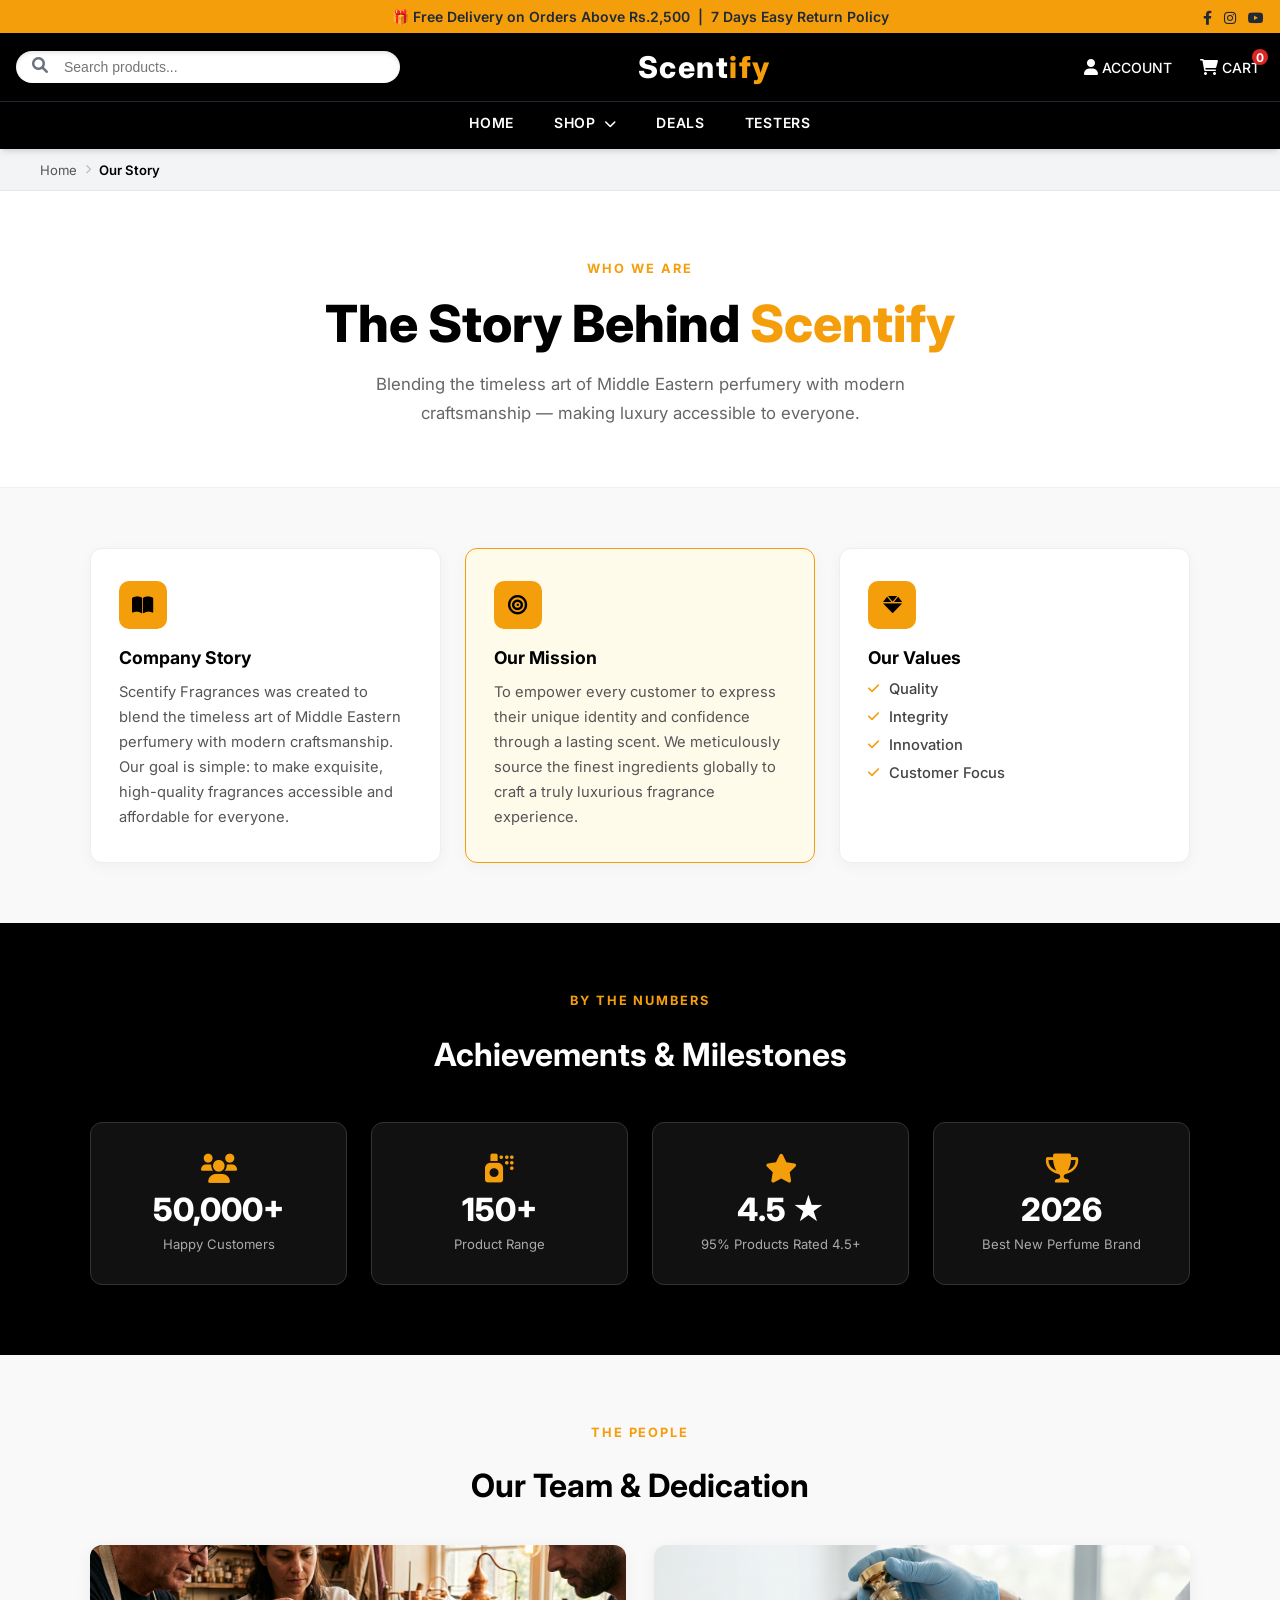
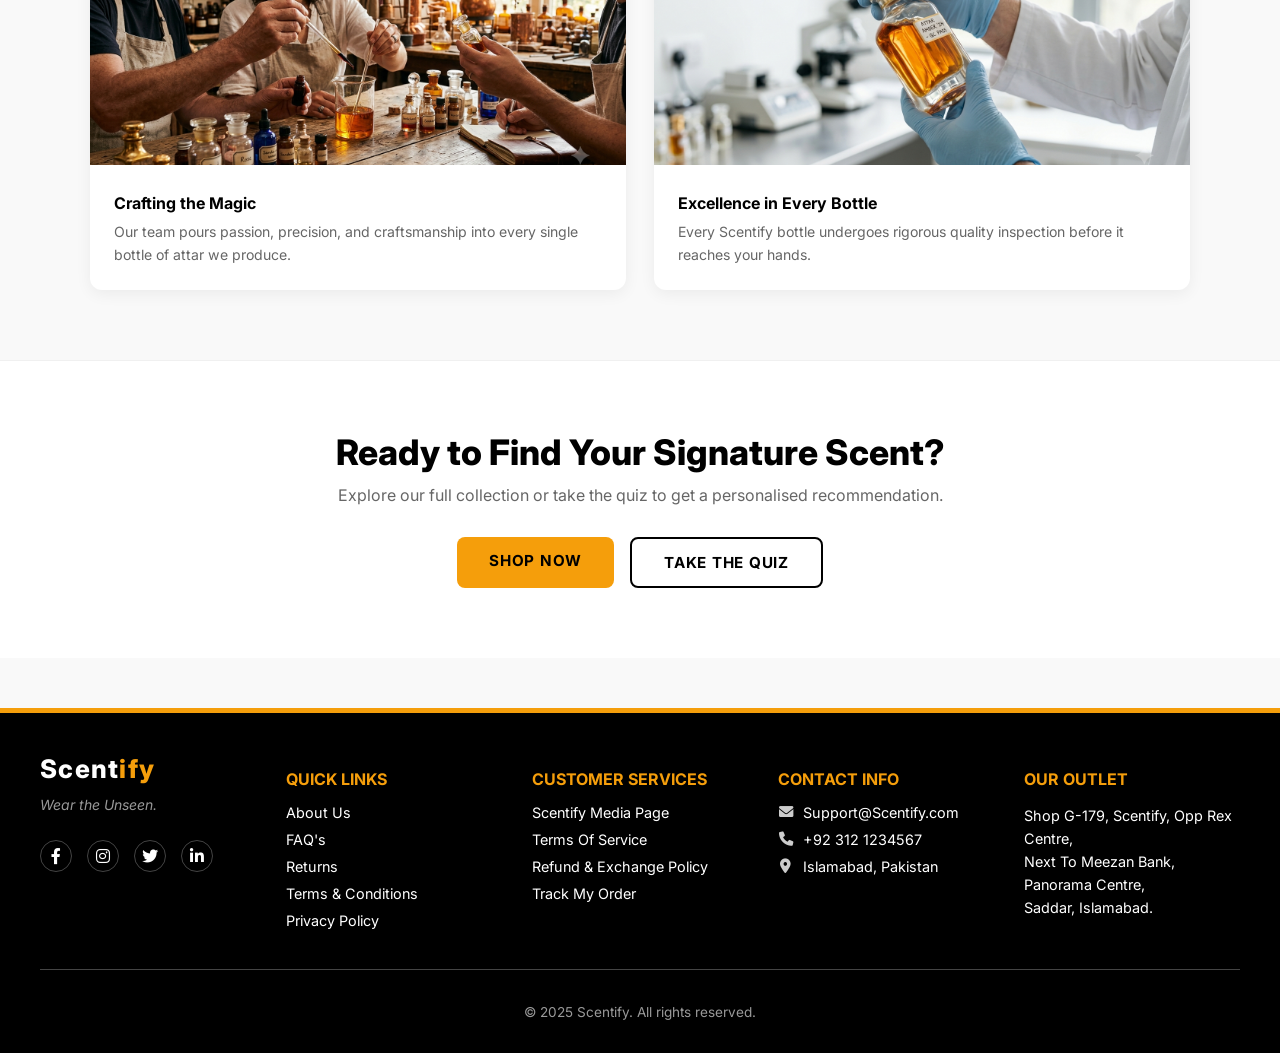
<file: src/HTML/ourstory.html>
<!DOCTYPE html>
<html lang="en">

<head>
  <meta charset="UTF-8">
  <meta name="viewport" content="width=device-width, initial-scale=1.0">
  <meta name="description" content="Our Story – Learn about Scentify's mission, values, team, and milestones in luxury attar perfumery.">
  <title>Our Story – Scentify</title>
  <link rel="preconnect" href="https://fonts.googleapis.com">
  <link rel="preconnect" href="https://fonts.gstatic.com" crossorigin>
  <link href="https://fonts.googleapis.com/css2?family=Inter:wght@400;500;600;700;800&display=swap" rel="stylesheet">
  <link rel="stylesheet" href="https://cdnjs.cloudflare.com/ajax/libs/font-awesome/6.0.0-beta3/css/all.min.css">
  <link rel="stylesheet" href="../CSS/style.css">
</head>

<body>

  <!-- ===================== HEADER ===================== -->
  <header id="fixed-header" class="fixed-header">

    <div class="announcement-bar">
      <span>🎁 Free Delivery on Orders Above Rs.2,500 &nbsp;|&nbsp; 7 Days Easy Return Policy</span>
      <div class="social-icons-desktop">
        <a href="https://www.facebook.com/" aria-label="Facebook"><i class="fab fa-facebook-f"></i></a>
        <a href="https://www.instagram.com/" aria-label="Instagram"><i class="fab fa-instagram"></i></a>
        <a href="https://www.youtube.com/" aria-label="YouTube"><i class="fab fa-youtube"></i></a>
      </div>
    </div>

    <div class="header-main">
      <div class="header-container">

        <div class="search-bar-desktop">
          <div class="search-input-wrapper">
            <label for="desktop-search" class="sr-only">Search products</label>
            <input id="desktop-search" type="text" placeholder="Search products...">
            <i class="fas fa-search" aria-hidden="true"></i>
          </div>
        </div>

        <div class="logo-wrapper">
          <a href="index.html" aria-label="Scentify Home" class="logo-text">
            Scent<span>ify</span>
          </a>
        </div>

        <div class="header-icons">
          <button class="search-mobile-icon" aria-label="Open Search">
            <i class="fas fa-search" aria-hidden="true"></i>
          </button>
          <a href="loginpage.html" class="icon-link" aria-label="My Account">
            <i class="fas fa-user" aria-hidden="true"></i>
            <span class="icon-label">Account</span>
          </a>
          <a href="checkoutpage.html" class="icon-link cart-icon-wrapper" aria-label="Shopping Cart, 0 items">
            <i class="fas fa-shopping-cart" aria-hidden="true"></i>
            <span class="icon-label">Cart</span>
            <span class="cart-count" aria-live="polite">0</span>
          </a>
          <button class="menu-mobile-icon" aria-label="Open Menu">
            <i class="fas fa-bars" aria-hidden="true"></i>
          </button>
        </div>

      </div>
    </div>

    <nav class="nav-links-desktop" aria-label="Main Navigation">
      <div class="nav-container">
        <ul class="nav-list">
          <li><a href="index.html">HOME</a></li>
          <li><a href="productlisting.html" class="dropdown-link">SHOP <i class="fas fa-chevron-down" aria-hidden="true"></i></a></li>
          <li><a href="deals.html">DEALS</a></li>
          <li><a href="testers.html">TESTERS</a></li>
        </ul>
      </div>
    </nav>

  </header>

  <!-- ===================== MAIN ===================== -->
  <main>

    <!-- BREADCRUMB -->
    <div class="breadcrumb-bar">
      <div class="breadcrumb-inner">
        <a href="index.html">Home</a>
        <i class="fas fa-chevron-right" aria-hidden="true"></i>
        <span>Our Story</span>
      </div>
    </div>

    <!-- PAGE HERO -->
    <section class="story-hero" aria-label="Our Story Hero">
      <p class="hero-eyebrow">Who We Are</p>
      <h1>The Story Behind <span>Scentify</span></h1>
      <p class="story-hero-sub">Blending the timeless art of Middle Eastern perfumery with modern craftsmanship — making luxury accessible to everyone.</p>
    </section>

    <!-- MISSION / VALUES CARDS -->
    <section class="story-cards-section" aria-labelledby="story-cards-heading">
      <h2 id="story-cards-heading" class="sr-only">Company Story, Mission and Values</h2>
      <div class="story-cards-grid">

        <div class="story-card">
          <div class="story-card-icon"><i class="fas fa-book-open" aria-hidden="true"></i></div>
          <h3>Company Story</h3>
          <p>Scentify Fragrances was created to blend the timeless art of Middle Eastern perfumery with modern craftsmanship. Our goal is simple: to make exquisite, high-quality fragrances accessible and affordable for everyone.</p>
        </div>

        <div class="story-card story-card-gold">
          <div class="story-card-icon"><i class="fas fa-bullseye" aria-hidden="true"></i></div>
          <h3>Our Mission</h3>
          <p>To empower every customer to express their unique identity and confidence through a lasting scent. We meticulously source the finest ingredients globally to craft a truly luxurious fragrance experience.</p>
        </div>

        <div class="story-card">
          <div class="story-card-icon"><i class="fas fa-gem" aria-hidden="true"></i></div>
          <h3>Our Values</h3>
          <ul class="values-list">
            <li><i class="fas fa-check" aria-hidden="true"></i> Quality</li>
            <li><i class="fas fa-check" aria-hidden="true"></i> Integrity</li>
            <li><i class="fas fa-check" aria-hidden="true"></i> Innovation</li>
            <li><i class="fas fa-check" aria-hidden="true"></i> Customer Focus</li>
          </ul>
        </div>

      </div>
    </section>

    <!-- MILESTONES -->
    <section class="milestones-section" aria-labelledby="milestones-heading">
      <div class="milestones-inner">
        <p class="section-eyebrow">By The Numbers</p>
        <h2 id="milestones-heading" class="section-heading">Achievements &amp; Milestones</h2>

        <div class="milestones-grid">

          <div class="milestone-box">
            <i class="fas fa-users milestone-icon" aria-hidden="true"></i>
            <span class="milestone-value">50,000+</span>
            <span class="milestone-label">Happy Customers</span>
          </div>

          <div class="milestone-box">
            <i class="fas fa-spray-can milestone-icon" aria-hidden="true"></i>
            <span class="milestone-value">150+</span>
            <span class="milestone-label">Product Range</span>
          </div>

          <div class="milestone-box">
            <i class="fas fa-star milestone-icon" aria-hidden="true"></i>
            <span class="milestone-value">4.5 ★</span>
            <span class="milestone-label">95% Products Rated 4.5+</span>
          </div>

          <div class="milestone-box">
            <i class="fas fa-trophy milestone-icon" aria-hidden="true"></i>
            <span class="milestone-value">2026</span>
            <span class="milestone-label">Best New Perfume Brand</span>
          </div>

        </div>
      </div>
    </section>

    <!-- TEAM SECTION -->
    <section class="team-section" aria-labelledby="team-heading">
      <div class="team-inner">
        <p class="section-eyebrow">The People</p>
        <h2 id="team-heading" class="section-heading">Our Team &amp; Dedication</h2>

        <div class="team-grid">
          <div class="team-card">
            <img src="../../Images/Our Story/teamwork.png" alt="Scentify team crafting attar in the lab">
            <div class="team-card-text">
              <h3>Crafting the Magic</h3>
              <p>Our team pours passion, precision, and craftsmanship into every single bottle of attar we produce.</p>
            </div>
          </div>
          <div class="team-card">
            <img src="../../Images/Our Story/testlab.png" alt="Quality inspection at Scentify lab">
            <div class="team-card-text">
              <h3>Excellence in Every Bottle</h3>
              <p>Every Scentify bottle undergoes rigorous quality inspection before it reaches your hands.</p>
            </div>
          </div>
        </div>
      </div>
    </section>

    <!-- CTA -->
    <section class="story-cta" aria-label="Call to action">
      <h2>Ready to Find Your Signature Scent?</h2>
      <p>Explore our full collection or take the quiz to get a personalised recommendation.</p>
      <div class="story-cta-btns">
        <a href="productlisting.html" class="btn-primary">Shop Now</a>
        <a href="quiz.html" class="btn-secondary">Take The Quiz</a>
      </div>
    </section>

  </main>

  <!-- ===================== FOOTER ===================== -->
  <footer class="main-footer" aria-label="Site Footer">
    <div class="footer-content">
      <div class="footer-brand">
        <a href="index.html" class="logo-text footer-logo-text" aria-label="Scentify Home">
          Scent<span>ify</span>
        </a>
        <p class="footer-tagline">Wear the Unseen.</p>
        <div class="social-links" aria-label="Follow us">
          <a href="https://www.facebook.com/" aria-label="Facebook"><i class="fab fa-facebook-f" aria-hidden="true"></i></a>
          <a href="https://www.instagram.com/" aria-label="Instagram"><i class="fab fa-instagram" aria-hidden="true"></i></a>
          <a href="https://twitter.com/" aria-label="Twitter"><i class="fab fa-twitter" aria-hidden="true"></i></a>
          <a href="https://www.linkedin.com/" aria-label="LinkedIn"><i class="fab fa-linkedin-in" aria-hidden="true"></i></a>
        </div>
      </div>
      <div class="footer-section">
        <h3>Quick Links</h3>
        <ul>
          <li><a href="ourstory.html">About Us</a></li>
          <li><a href="supportpage.html">FAQ's</a></li>
          <li><a href="returns.html">Returns</a></li>
          <li><a href="terms.html">Terms &amp; Conditions</a></li>
          <li><a href="privacy.html">Privacy Policy</a></li>
        </ul>
      </div>
      <div class="footer-section">
        <h3>Customer Services</h3>
        <ul>
          <li><a href="mediapage.html">Scentify Media Page</a></li>
          <li><a href="termsofservice.html">Terms Of Service</a></li>
          <li><a href="refundpolicy.html">Refund &amp; Exchange Policy</a></li>
          <li><a href="trackorder.html">Track My Order</a></li>
        </ul>
      </div>
      <div class="footer-section">
        <h3>Contact Info</h3>
        <ul>
          <li><i class="fas fa-envelope" aria-hidden="true"></i> Support@Scentify.com</li>
          <li><i class="fas fa-phone" aria-hidden="true"></i> +92 312 1234567</li>
          <li><i class="fas fa-map-marker-alt" aria-hidden="true"></i> Islamabad, Pakistan</li>
        </ul>
      </div>
      <div class="footer-section address-section">
        <h3>Our Outlet</h3>
        <p>Shop G-179, Scentify, Opp Rex Centre,<br>Next To Meezan Bank, Panorama Centre,<br>Saddar, Islamabad.</p>
      </div>
    </div>
    <div class="footer-bottom">
      <p>&copy; 2025 Scentify. All rights reserved.</p>
    </div>
  </footer>

  <script src="../JS/script.js" defer></script>
</body>

</html>
</file>
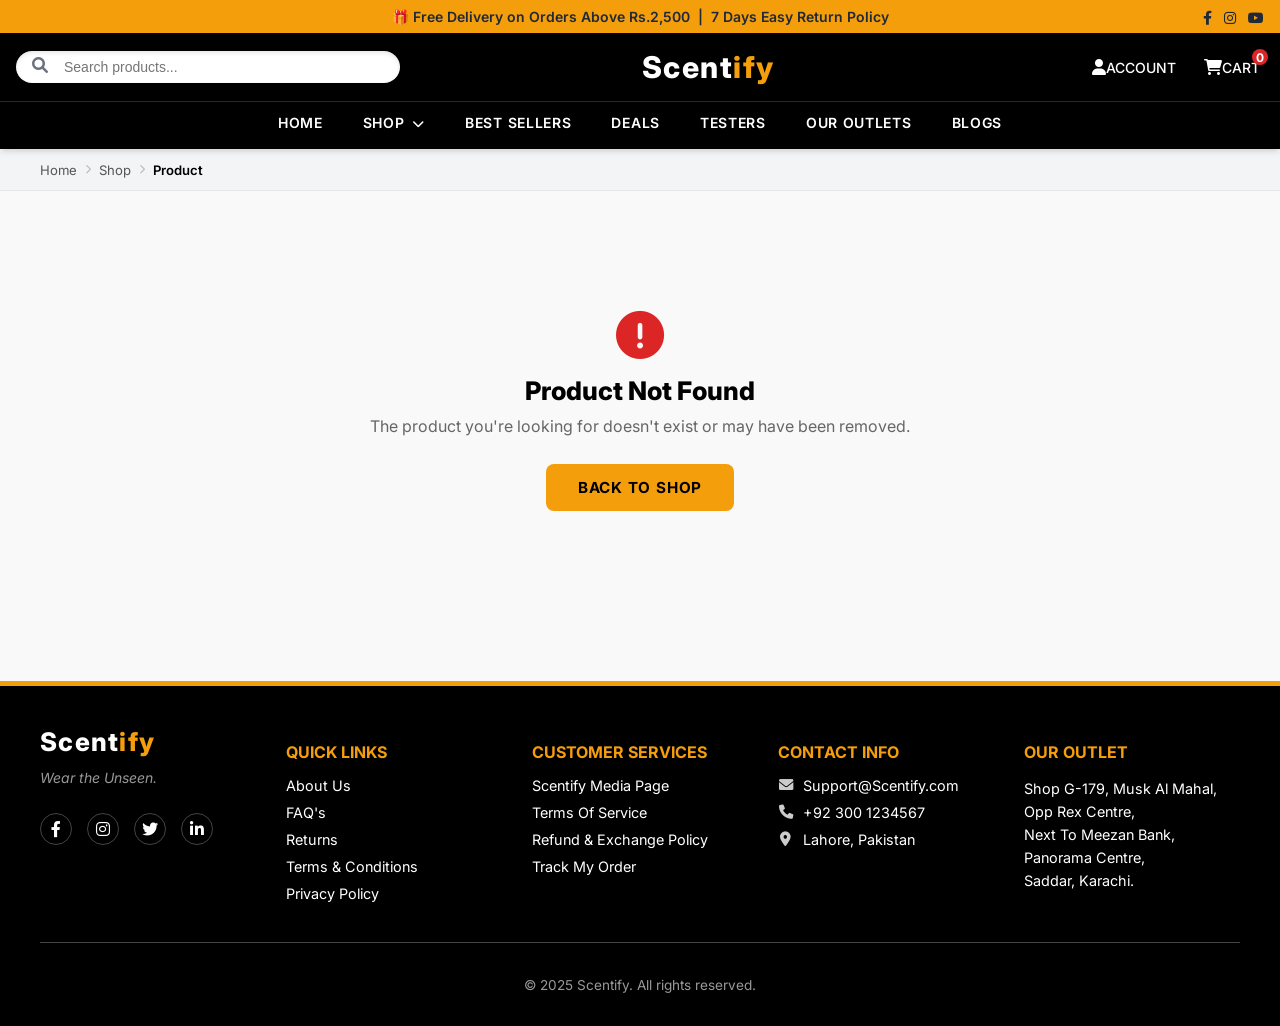
<file: src/HTML/product-detail.html>
<!DOCTYPE html>
<html lang="en">

<head>
  <meta charset="UTF-8">
  <meta name="viewport" content="width=device-width, initial-scale=1.0">
  <meta name="description" content="Shop premium attars and concentrated perfumes at Scentify.">
  <title id="pageTitle">Product – Scentify</title>
  <link rel="preconnect" href="https://fonts.googleapis.com">
  <link rel="preconnect" href="https://fonts.gstatic.com" crossorigin>
  <link href="https://fonts.googleapis.com/css2?family=Inter:wght@400;500;600;700;800&display=swap" rel="stylesheet">
  <link rel="stylesheet" href="https://cdnjs.cloudflare.com/ajax/libs/font-awesome/6.0.0-beta3/css/all.min.css">
  <link rel="stylesheet" href="../CSS/style.css">
</head>

<body>

  <!-- ===================== HEADER ===================== -->
  <header id="fixed-header" class="fixed-header">
    <div class="announcement-bar">
      <span>🎁 Free Delivery on Orders Above Rs.2,500 &nbsp;|&nbsp; 7 Days Easy Return Policy</span>
      <div class="social-icons-desktop">
        <a href="https://www.facebook.com/" aria-label="Facebook"><i class="fab fa-facebook-f"></i></a>
        <a href="https://www.instagram.com/" aria-label="Instagram"><i class="fab fa-instagram"></i></a>
        <a href="https://www.youtube.com/" aria-label="YouTube"><i class="fab fa-youtube"></i></a>
      </div>
    </div>
    <div class="header-main">
      <div class="header-container">
        <div class="search-bar-desktop">
          <div class="search-input-wrapper">
            <label for="desktop-search" class="sr-only">Search products</label>
            <input id="desktop-search" type="text" placeholder="Search products...">
            <i class="fas fa-search" aria-hidden="true"></i>
          </div>
        </div>
        <div class="logo-wrapper">
          <a href="index.html" aria-label="Scentify Home" class="logo-text">Scent<span>ify</span></a>
        </div>
        <div class="header-icons">
          <button class="search-mobile-icon" aria-label="Open Search"><i class="fas fa-search" aria-hidden="true"></i></button>
          <a href="loginpage.html" class="icon-link" aria-label="My Account">
            <i class="fas fa-user" aria-hidden="true"></i><span class="icon-label">Account</span>
          </a>
          <a href="checkoutpage.html" class="icon-link cart-icon-wrapper" aria-label="Shopping Cart">
            <i class="fas fa-shopping-cart" aria-hidden="true"></i><span class="icon-label">Cart</span>
            <span class="cart-count" aria-live="polite">0</span>
          </a>
          <button class="menu-mobile-icon" aria-label="Open Menu"><i class="fas fa-bars" aria-hidden="true"></i></button>
        </div>
      </div>
    </div>
    <nav class="nav-links-desktop" aria-label="Main Navigation">
      <div class="nav-container">
        <ul class="nav-list">
          <li><a href="index.html">HOME</a></li>
          <li><a href="productlisting.html" class="dropdown-link">SHOP <i class="fas fa-chevron-down"></i></a></li>
          <li><a href="#">BEST SELLERS</a></li>
          <li><a href="#">DEALS</a></li>
          <li><a href="#">TESTERS</a></li>
          <li><a href="#">OUR OUTLETS</a></li>
          <li><a href="#">BLOGS</a></li>
        </ul>
      </div>
    </nav>
  </header>

  <!-- ===================== MAIN ===================== -->
  <main>

    <!-- BREADCRUMB -->
    <div class="breadcrumb-bar">
      <div class="breadcrumb-inner">
        <a href="index.html">Home</a>
        <i class="fas fa-chevron-right" aria-hidden="true"></i>
        <a href="productlisting.html">Shop</a>
        <i class="fas fa-chevron-right" aria-hidden="true"></i>
        <span id="breadcrumbName">Product</span>
      </div>
    </div>

    <!-- PRODUCT DETAIL -->
    <section class="product-page-container" aria-label="Product Detail">
      <div class="product-info-grid">

        <!-- IMAGE GALLERY -->
        <div class="product-gallery">
          <div class="thumbnail-selector" id="thumbnailSelector" role="list" aria-label="Product images">
            <!-- Thumbnails injected by JS -->
          </div>
          <div class="main-image-wrapper">
            <img id="main-product-image" src="" alt="" class="main-product-image">
          </div>
        </div>

        <!-- PRODUCT INFO -->
        <div class="product-details">

          <p class="product-tag" id="productTag"></p>
          <h1 class="product-title" id="productName"></h1>
          <p class="product-subtitle" id="productSubtitle"></p>

          <div class="product-rating" id="productRating" aria-label="Product rating">
            <span id="ratingStars"></span>
            <span class="review-count" id="reviewCount"></span>
          </div>

          <div class="price-section">
            <span class="old-price" id="oldPrice"></span>
            <span class="current-price" id="currentPrice"></span>
            <span class="discount-tag" id="discountTag"></span>
          </div>

          <div class="quantity-control-wrapper">
            <span class="quantity-label">Quantity:</span>
            <div class="quantity-input-group">
              <button class="qty-btn" onclick="updateQuantity(-1)" aria-label="Decrease quantity">−</button>
              <input type="number" id="quantity" class="qty-input" value="1" min="1" aria-label="Quantity">
              <button class="qty-btn" onclick="updateQuantity(1)" aria-label="Increase quantity">+</button>
            </div>
          </div>

          <div class="action-buttons">
            <button class="add-to-cart-btn" id="addToCartBtn">
              <i class="fas fa-shopping-cart" aria-hidden="true"></i> Add to Cart
            </button>
            <button class="buy-now-btn" id="buyNowBtn">
              <i class="fas fa-bolt" aria-hidden="true"></i> Buy It Now
            </button>
          </div>

          <ul class="product-features">
            <li><i class="fas fa-undo-alt icon-gold" aria-hidden="true"></i> 7 Days Easy Return &amp; Exchange</li>
            <li><i class="fas fa-users icon-gold" aria-hidden="true"></i> 500,000+ Happy Customers</li>
            <li><i class="fas fa-award icon-gold" aria-hidden="true"></i> Celebrities Most Loved Brand</li>
            <li><i class="fas fa-leaf icon-gold" aria-hidden="true"></i> 100% Pure Attar Oil</li>
          </ul>

        </div>
      </div>

      <!-- TABS -->
      <div class="details-section">
        <div class="tab-header" role="tablist">
          <button class="tab-button active" role="tab" aria-selected="true"
            aria-controls="Description" onclick="openTab(event, 'Description')">Description</button>
          <button class="tab-button" role="tab" aria-selected="false"
            aria-controls="Specifications" onclick="openTab(event, 'Specifications')">Specifications</button>
        </div>

        <div id="Description" class="tab-content active" role="tabpanel">
          <p id="productDescription"></p>
          <p id="productNotes"></p>
        </div>

        <div id="Specifications" class="tab-content" role="tabpanel">
          <ul id="specsList"></ul>
        </div>
      </div>

      <!-- RELATED PRODUCTS (Dynamic) -->
      <section class="related-products" aria-labelledby="related-heading">
        <h2 id="related-heading" class="section-heading">More To Explore</h2>
        <div class="related-products-grid" id="relatedProductsGrid">
          <!-- Injected dynamically by JS -->
        </div>
      </section>

    </section>

  </main>

  <!-- ===================== FOOTER ===================== -->
  <footer class="main-footer" aria-label="Site Footer">
    <div class="footer-content">
      <div class="footer-brand">
        <a href="index.html" class="logo-text footer-logo-text" aria-label="Scentify Home">Scent<span>ify</span></a>
        <p class="footer-tagline">Wear the Unseen.</p>
        <div class="social-links">
          <a href="https://www.facebook.com/" aria-label="Facebook"><i class="fab fa-facebook-f"></i></a>
          <a href="https://www.instagram.com/" aria-label="Instagram"><i class="fab fa-instagram"></i></a>
          <a href="https://twitter.com/" aria-label="Twitter"><i class="fab fa-twitter"></i></a>
          <a href="https://www.linkedin.com/" aria-label="LinkedIn"><i class="fab fa-linkedin-in"></i></a>
        </div>
      </div>
      <div class="footer-section">
        <h3>Quick Links</h3>
        <ul>
          <li><a href="ourstory.html">About Us</a></li>
          <li><a href="#">FAQ's</a></li>
          <li><a href="#">Returns</a></li>
          <li><a href="#">Terms &amp; Conditions</a></li>
          <li><a href="#">Privacy Policy</a></li>
        </ul>
      </div>
      <div class="footer-section">
        <h3>Customer Services</h3>
        <ul>
          <li><a href="#">Scentify Media Page</a></li>
          <li><a href="#">Terms Of Service</a></li>
          <li><a href="#">Refund &amp; Exchange Policy</a></li>
          <li><a href="#">Track My Order</a></li>
        </ul>
      </div>
      <div class="footer-section">
        <h3>Contact Info</h3>
        <ul>
          <li><i class="fas fa-envelope"></i> Support@Scentify.com</li>
          <li><i class="fas fa-phone"></i> +92 300 1234567</li>
          <li><i class="fas fa-map-marker-alt"></i> Lahore, Pakistan</li>
        </ul>
      </div>
      <div class="footer-section address-section">
        <h3>Our Outlet</h3>
        <p>Shop G-179, Musk Al Mahal, Opp Rex Centre,<br>Next To Meezan Bank, Panorama Centre,<br>Saddar, Karachi.</p>
      </div>
    </div>
    <div class="footer-bottom">
      <p>&copy; 2025 Scentify. All rights reserved.</p>
    </div>
  </footer>

  <script src="../JS/products.js"></script>
  <script src="../JS/script.js" defer></script>
  <script src="../JS/product-detail.js" defer></script>
</body>

</html>
</file>
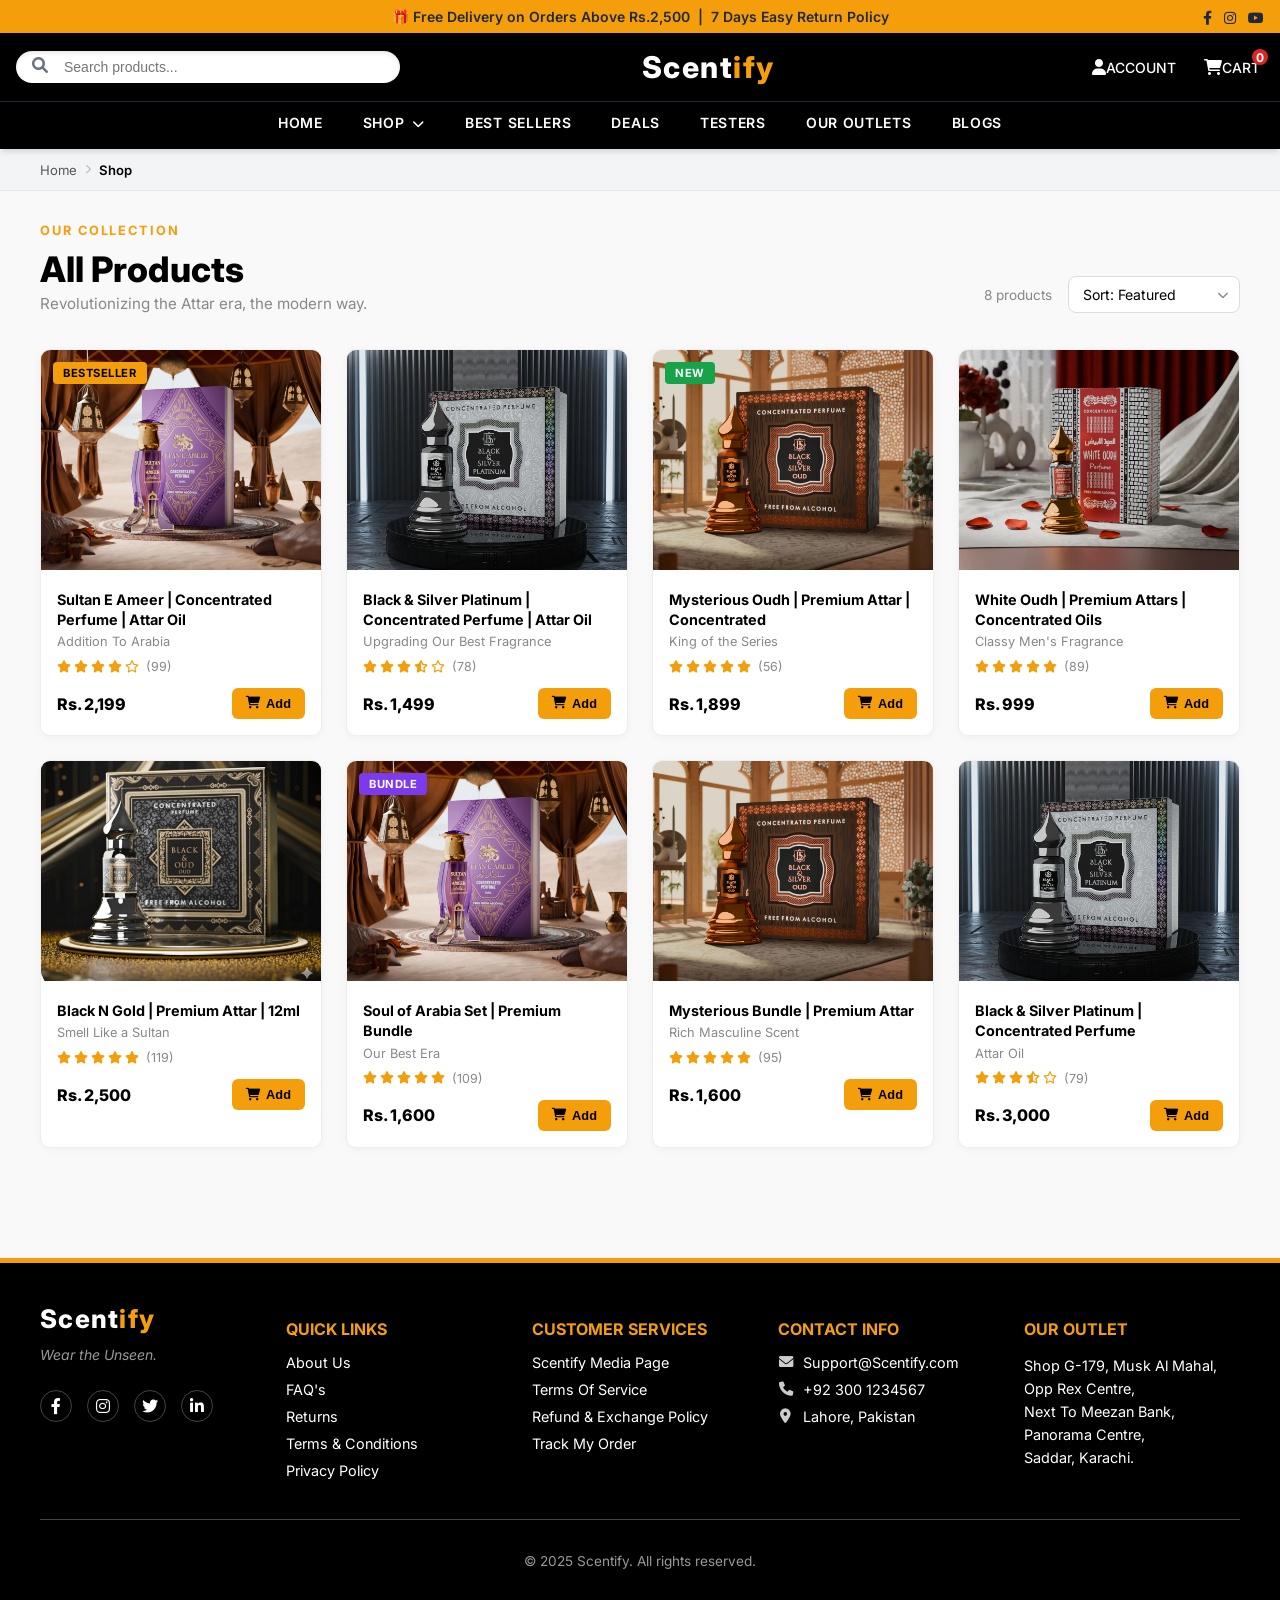
<file: src/HTML/productlisting.html>
<!DOCTYPE html>
<html lang="en">

<head>
  <meta charset="UTF-8">
  <meta name="viewport" content="width=device-width, initial-scale=1.0">
  <meta name="description" content="Shop all Scentify premium attars and concentrated perfume oils. Free delivery above Rs.2,500.">
  <title>Shop All Products – Scentify</title>
  <link rel="preconnect" href="https://fonts.googleapis.com">
  <link rel="preconnect" href="https://fonts.gstatic.com" crossorigin>
  <link href="https://fonts.googleapis.com/css2?family=Inter:wght@400;500;600;700;800&display=swap" rel="stylesheet">
  <link rel="stylesheet" href="https://cdnjs.cloudflare.com/ajax/libs/font-awesome/6.0.0-beta3/css/all.min.css">
  <link rel="stylesheet" href="../CSS/style.css">
</head>

<body>

  <!-- ===================== HEADER ===================== -->
  <header id="fixed-header" class="fixed-header">
    <div class="announcement-bar">
      <span>🎁 Free Delivery on Orders Above Rs.2,500 &nbsp;|&nbsp; 7 Days Easy Return Policy</span>
      <div class="social-icons-desktop">
        <a href="https://www.facebook.com/" aria-label="Facebook"><i class="fab fa-facebook-f"></i></a>
        <a href="https://www.instagram.com/" aria-label="Instagram"><i class="fab fa-instagram"></i></a>
        <a href="https://www.youtube.com/" aria-label="YouTube"><i class="fab fa-youtube"></i></a>
      </div>
    </div>
    <div class="header-main">
      <div class="header-container">
        <div class="search-bar-desktop">
          <div class="search-input-wrapper">
            <label for="desktop-search" class="sr-only">Search products</label>
            <input id="desktop-search" type="text" placeholder="Search products...">
            <i class="fas fa-search" aria-hidden="true"></i>
          </div>
        </div>
        <div class="logo-wrapper">
          <a href="index.html" class="logo-text" aria-label="Scentify Home">Scent<span>ify</span></a>
        </div>
        <div class="header-icons">
          <button class="search-mobile-icon" aria-label="Open Search"><i class="fas fa-search"></i></button>
          <a href="loginpage.html" class="icon-link" aria-label="My Account">
            <i class="fas fa-user"></i><span class="icon-label">Account</span>
          </a>
          <a href="checkoutpage.html" class="icon-link cart-icon-wrapper" aria-label="Shopping Cart">
            <i class="fas fa-shopping-cart"></i><span class="icon-label">Cart</span>
            <span class="cart-count" id="cartItemCount" aria-live="polite">0</span>
          </a>
          <button class="menu-mobile-icon" aria-label="Open Menu"><i class="fas fa-bars"></i></button>
        </div>
      </div>
    </div>
    <nav class="nav-links-desktop" aria-label="Main Navigation">
      <div class="nav-container">
        <ul class="nav-list">
          <li><a href="index.html">HOME</a></li>
          <li><a href="productlisting.html" class="dropdown-link">SHOP <i class="fas fa-chevron-down"></i></a></li>
          <li><a href="#">BEST SELLERS</a></li>
          <li><a href="#">DEALS</a></li>
          <li><a href="#">TESTERS</a></li>
          <li><a href="#">OUR OUTLETS</a></li>
          <li><a href="#">BLOGS</a></li>
        </ul>
      </div>
    </nav>
  </header>

  <!-- ===================== MAIN ===================== -->
  <main>

    <div class="breadcrumb-bar">
      <div class="breadcrumb-inner">
        <a href="index.html">Home</a>
        <i class="fas fa-chevron-right" aria-hidden="true"></i>
        <span>Shop</span>
      </div>
    </div>

    <div class="listing-page-wrapper">

      <div class="listing-header">
        <div>
          <p class="section-eyebrow">Our Collection</p>
          <h1 class="listing-title">All Products</h1>
          <p class="listing-subtitle">Revolutionizing the Attar era, the modern way.</p>
        </div>
        <div class="listing-controls">
          <span class="results-count" id="resultsCount">8 products</span>
          <div class="sort-wrapper">
            <label for="sortSelect" class="sr-only">Sort products</label>
            <select id="sortSelect" class="sort-select">
              <option value="default">Sort: Featured</option>
              <option value="price-asc">Price: Low to High</option>
              <option value="price-desc">Price: High to Low</option>
              <option value="rating">Top Rated</option>
            </select>
            <i class="fas fa-chevron-down" aria-hidden="true"></i>
          </div>
        </div>
      </div>

      <div id="cartNotification" class="cart-notification" role="status" aria-live="polite"></div>

      <div class="pl-product-grid" id="productGrid">

        <article class="pl-product-card" data-price="2199" data-rating="4">
          <a href="product-detail.html?id=sultan-e-ameer" class="pl-card-image-link">
            <div class="pl-card-img-wrapper">
              <img src="../../Images/Products/sultan-e-ameer/1.webp" alt="Sultan E Ameer Attar Oil" loading="lazy">
              <span class="product-badge">Bestseller</span>
            </div>
          </a>
          <div class="pl-card-details">
            <a href="product-detail.html?id=sultan-e-ameer" class="pl-card-title">Sultan E Ameer | Concentrated Perfume | Attar Oil</a>
            <p class="pl-card-subtitle">Addition To Arabia</p>
            <div class="pl-card-rating" aria-label="4 out of 5 stars, 99 reviews">
              <i class="fas fa-star" aria-hidden="true"></i><i class="fas fa-star" aria-hidden="true"></i>
              <i class="fas fa-star" aria-hidden="true"></i><i class="fas fa-star" aria-hidden="true"></i>
              <i class="far fa-star" aria-hidden="true"></i><span>(99)</span>
            </div>
            <div class="pl-card-footer">
              <span class="pl-card-price">Rs. 2,199</span>
              <button class="pl-add-btn" data-id="p1" data-name="Sultan E Ameer Attar" data-price="2199" aria-label="Add Sultan E Ameer to cart">
                <i class="fas fa-shopping-cart" aria-hidden="true"></i> Add
              </button>
            </div>
          </div>
        </article>

        <article class="pl-product-card" data-price="1499" data-rating="3.5">
          <a href="product-detail.html?id=black-silver-platinum" class="pl-card-image-link">
            <div class="pl-card-img-wrapper">
              <img src="../../Images/Products/black-silver-platinum/1.webp" alt="Black and Silver Platinum Attar Oil" loading="lazy">
            </div>
          </a>
          <div class="pl-card-details">
            <a href="product-detail.html?id=black-silver-platinum" class="pl-card-title">Black &amp; Silver Platinum | Concentrated Perfume | Attar Oil</a>
            <p class="pl-card-subtitle">Upgrading Our Best Fragrance</p>
            <div class="pl-card-rating" aria-label="3.5 out of 5 stars, 78 reviews">
              <i class="fas fa-star" aria-hidden="true"></i><i class="fas fa-star" aria-hidden="true"></i>
              <i class="fas fa-star" aria-hidden="true"></i><i class="fas fa-star-half-alt" aria-hidden="true"></i>
              <i class="far fa-star" aria-hidden="true"></i><span>(78)</span>
            </div>
            <div class="pl-card-footer">
              <span class="pl-card-price">Rs. 1,499</span>
              <button class="pl-add-btn" data-id="p2" data-name="Black & Silver Platinum Attar" data-price="1499" aria-label="Add Black and Silver Platinum to cart">
                <i class="fas fa-shopping-cart" aria-hidden="true"></i> Add
              </button>
            </div>
          </div>
        </article>

        <article class="pl-product-card" data-price="1899" data-rating="5">
          <a href="product-detail.html?id=black-silver-oudh" class="pl-card-image-link">
            <div class="pl-card-img-wrapper">
              <img src="../../Images/Products/black-silver-oudh/1.webp" alt="Mysterious Oudh Premium Attar" loading="lazy">
              <span class="product-badge new-badge">New</span>
            </div>
          </a>
          <div class="pl-card-details">
            <a href="product-detail.html?id=black-silver-oudh" class="pl-card-title">Mysterious Oudh | Premium Attar | Concentrated</a>
            <p class="pl-card-subtitle">King of the Series</p>
            <div class="pl-card-rating" aria-label="5 out of 5 stars, 56 reviews">
              <i class="fas fa-star" aria-hidden="true"></i><i class="fas fa-star" aria-hidden="true"></i>
              <i class="fas fa-star" aria-hidden="true"></i><i class="fas fa-star" aria-hidden="true"></i>
              <i class="fas fa-star" aria-hidden="true"></i><span>(56)</span>
            </div>
            <div class="pl-card-footer">
              <span class="pl-card-price">Rs. 1,899</span>
              <button class="pl-add-btn" data-id="p3" data-name="Mysterious Oudh" data-price="1899" aria-label="Add Mysterious Oudh to cart">
                <i class="fas fa-shopping-cart" aria-hidden="true"></i> Add
              </button>
            </div>
          </div>
        </article>

        <article class="pl-product-card" data-price="999" data-rating="5">
          <a href="product-detail.html?id=white-oudh" class="pl-card-image-link">
            <div class="pl-card-img-wrapper">
              <img src="../../Images/Products/white-oudh/1.webp" alt="White Oudh Concentrated Oil" loading="lazy">
            </div>
          </a>
          <div class="pl-card-details">
            <a href="product-detail.html?id=white-oudh" class="pl-card-title">White Oudh | Premium Attars | Concentrated Oils</a>
            <p class="pl-card-subtitle">Classy Men's Fragrance</p>
            <div class="pl-card-rating" aria-label="5 out of 5 stars, 89 reviews">
              <i class="fas fa-star" aria-hidden="true"></i><i class="fas fa-star" aria-hidden="true"></i>
              <i class="fas fa-star" aria-hidden="true"></i><i class="fas fa-star" aria-hidden="true"></i>
              <i class="fas fa-star" aria-hidden="true"></i><span>(89)</span>
            </div>
            <div class="pl-card-footer">
              <span class="pl-card-price">Rs. 999</span>
              <button class="pl-add-btn" data-id="p4" data-name="White Oudh" data-price="999" aria-label="Add White Oudh to cart">
                <i class="fas fa-shopping-cart" aria-hidden="true"></i> Add
              </button>
            </div>
          </div>
        </article>

        <article class="pl-product-card" data-price="2500" data-rating="5">
          <a href="product-detail.html?id=black-n-gold" class="pl-card-image-link">
            <div class="pl-card-img-wrapper">
              <img src="../../Images/Products/black-n-gold/1.webp" alt="Black N Gold Premium Attar 12ml" loading="lazy">
            </div>
          </a>
          <div class="pl-card-details">
            <a href="product-detail.html?id=black-n-gold" class="pl-card-title">Black N Gold | Premium Attar | 12ml</a>
            <p class="pl-card-subtitle">Smell Like a Sultan</p>
            <div class="pl-card-rating" aria-label="5 out of 5 stars, 119 reviews">
              <i class="fas fa-star" aria-hidden="true"></i><i class="fas fa-star" aria-hidden="true"></i>
              <i class="fas fa-star" aria-hidden="true"></i><i class="fas fa-star" aria-hidden="true"></i>
              <i class="fas fa-star" aria-hidden="true"></i><span>(119)</span>
            </div>
            <div class="pl-card-footer">
              <span class="pl-card-price">Rs. 2,500</span>
              <button class="pl-add-btn" data-id="p5" data-name="Black N Gold" data-price="2500" aria-label="Add Black N Gold to cart">
                <i class="fas fa-shopping-cart" aria-hidden="true"></i> Add
              </button>
            </div>
          </div>
        </article>

        <article class="pl-product-card" data-price="1600" data-rating="5">
          <a href="product-detail.html?id=sultan-e-ameer" class="pl-card-image-link">
            <div class="pl-card-img-wrapper">
              <img src="../../Images/Products/sultan-e-ameer/1.webp" alt="Soul of Arabia Premium Set" loading="lazy">
              <span class="product-badge" style="background:#7c3aed;color:#fff;">Bundle</span>
            </div>
          </a>
          <div class="pl-card-details">
            <a href="product-detail.html?id=sultan-e-ameer" class="pl-card-title">Soul of Arabia Set | Premium Bundle</a>
            <p class="pl-card-subtitle">Our Best Era</p>
            <div class="pl-card-rating" aria-label="5 out of 5 stars, 109 reviews">
              <i class="fas fa-star" aria-hidden="true"></i><i class="fas fa-star" aria-hidden="true"></i>
              <i class="fas fa-star" aria-hidden="true"></i><i class="fas fa-star" aria-hidden="true"></i>
              <i class="fas fa-star" aria-hidden="true"></i><span>(109)</span>
            </div>
            <div class="pl-card-footer">
              <span class="pl-card-price">Rs. 1,600</span>
              <button class="pl-add-btn" data-id="p6" data-name="Soul of Arabia Set" data-price="1600" aria-label="Add Soul of Arabia Set to cart">
                <i class="fas fa-shopping-cart" aria-hidden="true"></i> Add
              </button>
            </div>
          </div>
        </article>

        <article class="pl-product-card" data-price="1600" data-rating="5">
          <a href="product-detail.html?id=black-silver-oudh" class="pl-card-image-link">
            <div class="pl-card-img-wrapper">
              <img src="../../Images/Products/black-silver-oudh/1.webp" alt="Mysterious Bundle Premium Attar" loading="lazy">
            </div>
          </a>
          <div class="pl-card-details">
            <a href="product-detail.html?id=black-silver-oudh" class="pl-card-title">Mysterious Bundle | Premium Attar</a>
            <p class="pl-card-subtitle">Rich Masculine Scent</p>
            <div class="pl-card-rating" aria-label="5 out of 5 stars, 95 reviews">
              <i class="fas fa-star" aria-hidden="true"></i><i class="fas fa-star" aria-hidden="true"></i>
              <i class="fas fa-star" aria-hidden="true"></i><i class="fas fa-star" aria-hidden="true"></i>
              <i class="fas fa-star" aria-hidden="true"></i><span>(95)</span>
            </div>
            <div class="pl-card-footer">
              <span class="pl-card-price">Rs. 1,600</span>
              <button class="pl-add-btn" data-id="p7" data-name="Mysterious Bundle" data-price="1600" aria-label="Add Mysterious Bundle to cart">
                <i class="fas fa-shopping-cart" aria-hidden="true"></i> Add
              </button>
            </div>
          </div>
        </article>

        <article class="pl-product-card" data-price="3000" data-rating="3.5">
          <a href="product-detail.html?id=black-silver-platinum" class="pl-card-image-link">
            <div class="pl-card-img-wrapper">
              <img src="../../Images/Products/black-silver-platinum/1.webp" alt="Black and Silver Platinum Concentrated Perfume" loading="lazy">
            </div>
          </a>
          <div class="pl-card-details">
            <a href="product-detail.html?id=black-silver-platinum" class="pl-card-title">Black &amp; Silver Platinum | Concentrated Perfume</a>
            <p class="pl-card-subtitle">Attar Oil</p>
            <div class="pl-card-rating" aria-label="3.5 out of 5 stars, 79 reviews">
              <i class="fas fa-star" aria-hidden="true"></i><i class="fas fa-star" aria-hidden="true"></i>
              <i class="fas fa-star" aria-hidden="true"></i><i class="fas fa-star-half-alt" aria-hidden="true"></i>
              <i class="far fa-star" aria-hidden="true"></i><span>(79)</span>
            </div>
            <div class="pl-card-footer">
              <span class="pl-card-price">Rs. 3,000</span>
              <button class="pl-add-btn" data-id="p8" data-name="Black & Silver Platinum" data-price="3000" aria-label="Add Black and Silver Platinum to cart">
                <i class="fas fa-shopping-cart" aria-hidden="true"></i> Add
              </button>
            </div>
          </div>
        </article>

      </div>
    </div>
  </main>

  <!-- ===================== FOOTER ===================== -->
  <footer class="main-footer" aria-label="Site Footer">
    <div class="footer-content">
      <div class="footer-brand">
        <a href="index.html" class="logo-text footer-logo-text" aria-label="Scentify Home">Scent<span>ify</span></a>
        <p class="footer-tagline">Wear the Unseen.</p>
        <div class="social-links">
          <a href="https://www.facebook.com/" aria-label="Facebook"><i class="fab fa-facebook-f"></i></a>
          <a href="https://www.instagram.com/" aria-label="Instagram"><i class="fab fa-instagram"></i></a>
          <a href="https://twitter.com/" aria-label="Twitter"><i class="fab fa-twitter"></i></a>
          <a href="https://www.linkedin.com/" aria-label="LinkedIn"><i class="fab fa-linkedin-in"></i></a>
        </div>
      </div>
      <div class="footer-section">
        <h3>Quick Links</h3>
        <ul>
          <li><a href="ourstory.html">About Us</a></li>
          <li><a href="#">FAQ's</a></li>
          <li><a href="#">Returns</a></li>
          <li><a href="#">Terms &amp; Conditions</a></li>
          <li><a href="#">Privacy Policy</a></li>
        </ul>
      </div>
      <div class="footer-section">
        <h3>Customer Services</h3>
        <ul>
          <li><a href="#">Scentify Media Page</a></li>
          <li><a href="#">Terms Of Service</a></li>
          <li><a href="#">Refund &amp; Exchange Policy</a></li>
          <li><a href="#">Track My Order</a></li>
        </ul>
      </div>
      <div class="footer-section">
        <h3>Contact Info</h3>
        <ul>
          <li><i class="fas fa-envelope"></i> Support@Scentify.com</li>
          <li><i class="fas fa-phone"></i> +92 300 1234567</li>
          <li><i class="fas fa-map-marker-alt"></i> Lahore, Pakistan</li>
        </ul>
      </div>
      <div class="footer-section address-section">
        <h3>Our Outlet</h3>
        <p>Shop G-179, Musk Al Mahal, Opp Rex Centre,<br>Next To Meezan Bank, Panorama Centre,<br>Saddar, Karachi.</p>
      </div>
    </div>
    <div class="footer-bottom">
      <p>&copy; 2025 Scentify. All rights reserved.</p>
    </div>
  </footer>

  <script src="../JS/script.js" defer></script>
  <script src="../JS/productpage.js" defer></script>
</body>

</html>
</file>
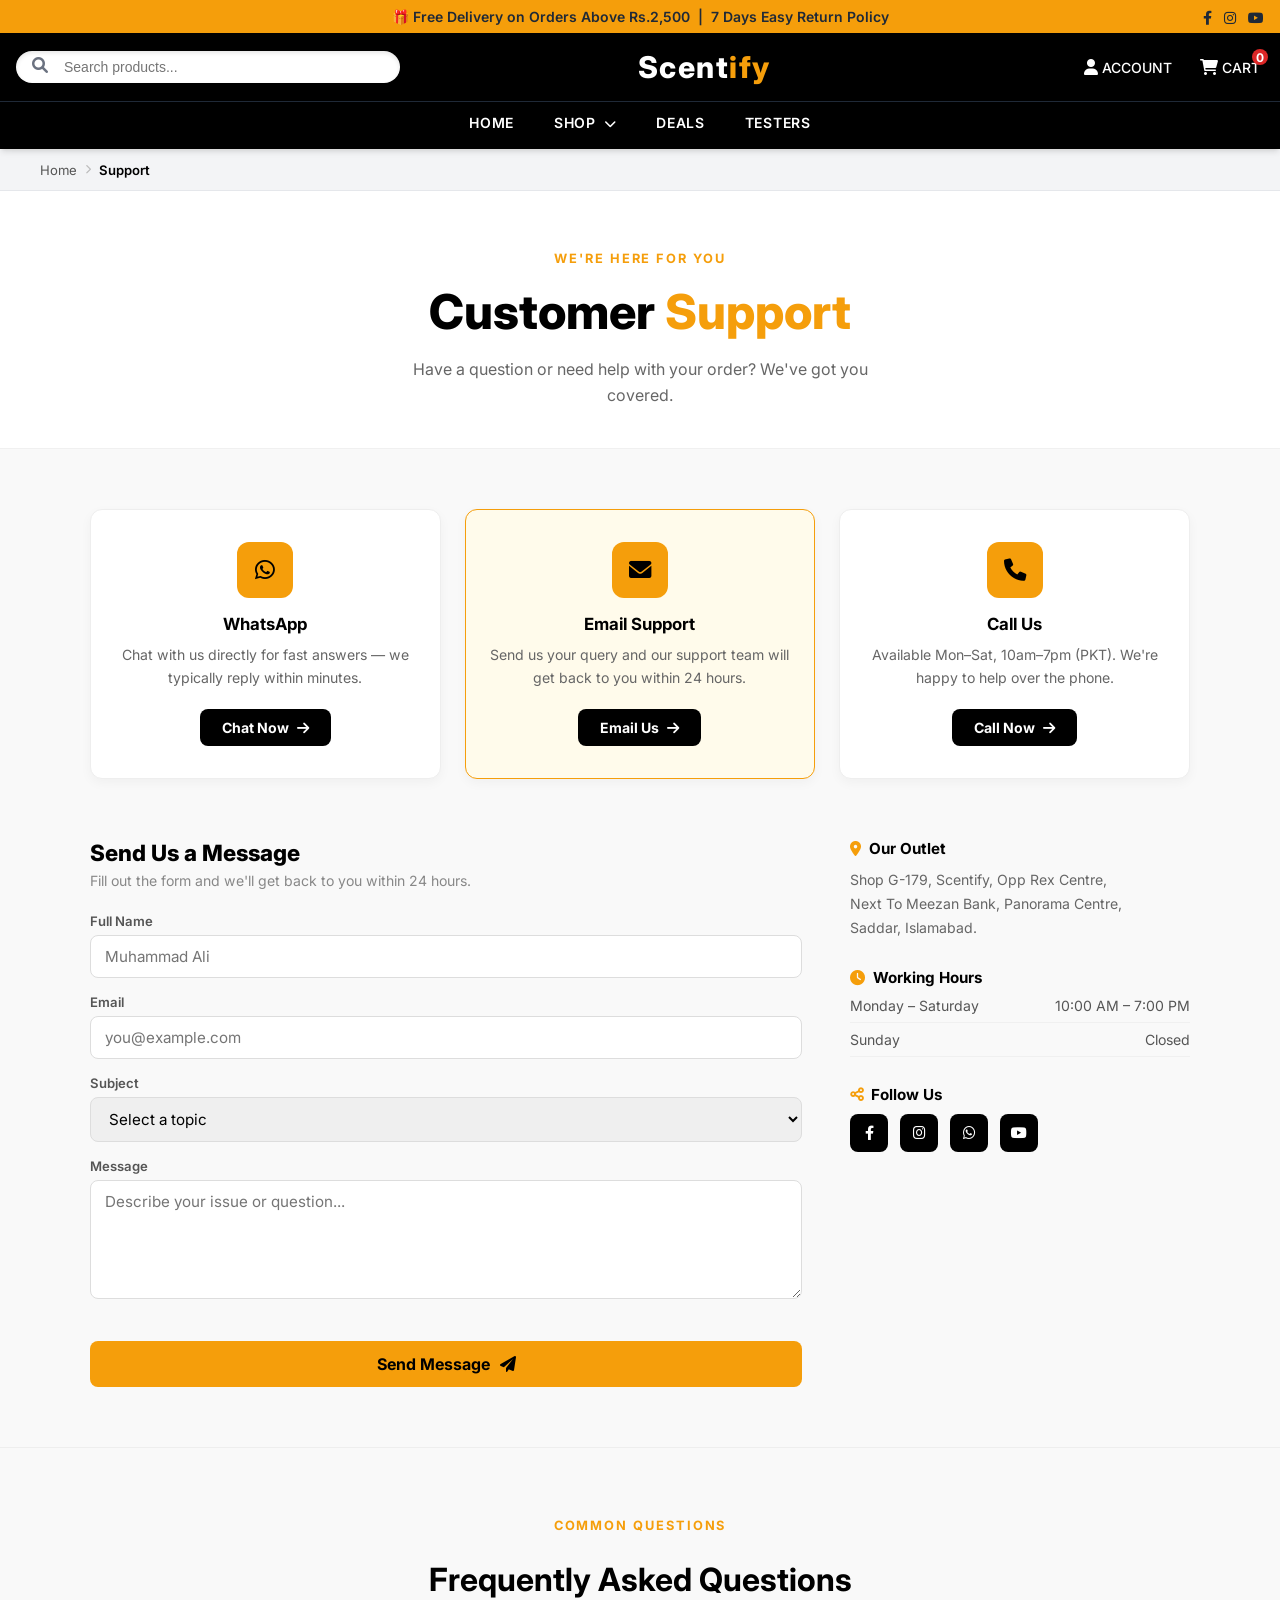
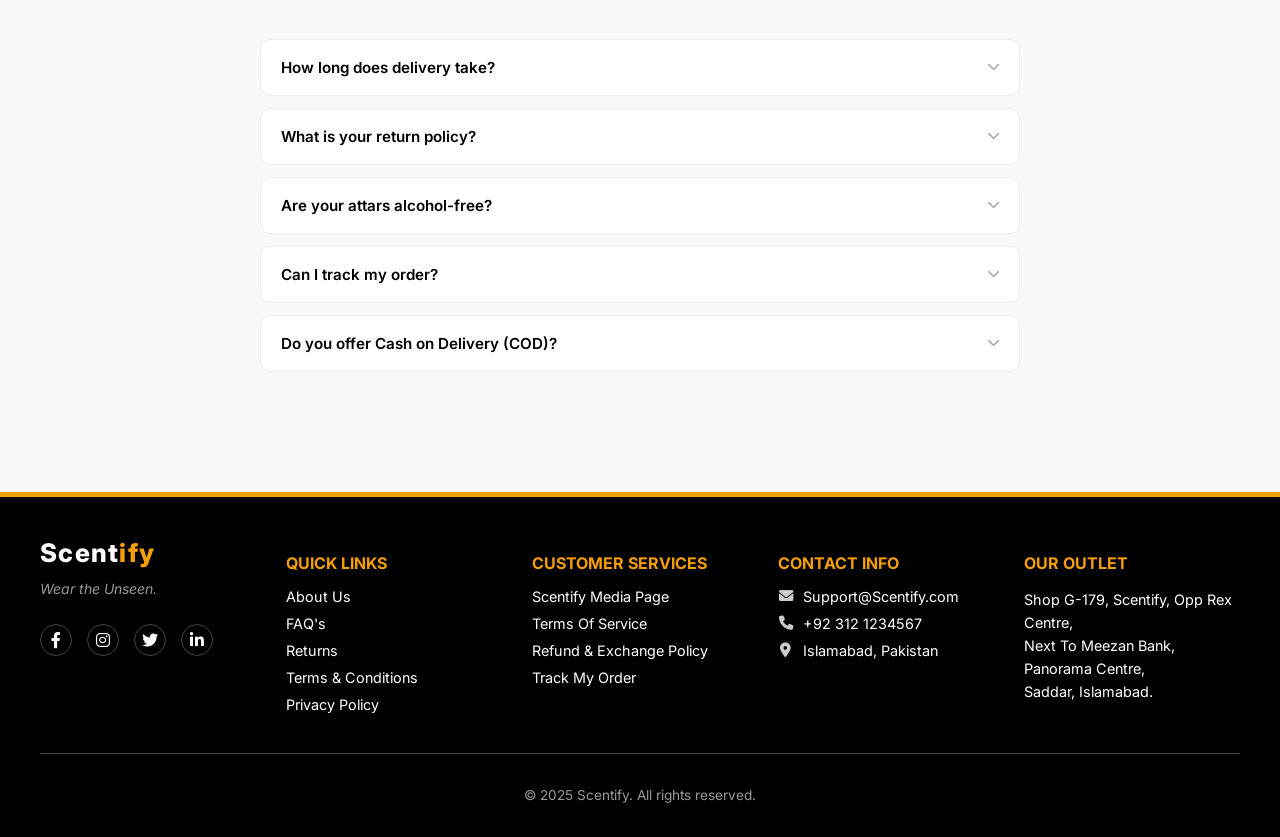
<file: src/HTML/supportpage.html>
<!DOCTYPE html>
<html lang="en">

<head>
  <meta charset="UTF-8">
  <meta name="viewport" content="width=device-width, initial-scale=1.0">
  <meta name="description" content="Scentify Customer Support – Get help with orders, returns, and FAQs.">
  <title>Support – Scentify</title>
  <link rel="preconnect" href="https://fonts.googleapis.com">
  <link rel="preconnect" href="https://fonts.gstatic.com" crossorigin>
  <link href="https://fonts.googleapis.com/css2?family=Inter:wght@400;500;600;700;800&display=swap" rel="stylesheet">
  <link rel="stylesheet" href="https://cdnjs.cloudflare.com/ajax/libs/font-awesome/6.0.0-beta3/css/all.min.css">
  <link rel="stylesheet" href="../CSS/style.css">
</head>

<body>

  <!-- ===================== HEADER ===================== -->
  <header id="fixed-header" class="fixed-header">

    <div class="announcement-bar">
      <span>🎁 Free Delivery on Orders Above Rs.2,500 &nbsp;|&nbsp; 7 Days Easy Return Policy</span>
      <div class="social-icons-desktop">
        <a href="https://www.facebook.com/" aria-label="Facebook"><i class="fab fa-facebook-f"></i></a>
        <a href="https://www.instagram.com/" aria-label="Instagram"><i class="fab fa-instagram"></i></a>
        <a href="https://www.youtube.com/" aria-label="YouTube"><i class="fab fa-youtube"></i></a>
      </div>
    </div>

    <div class="header-main">
      <div class="header-container">

        <div class="search-bar-desktop">
          <div class="search-input-wrapper">
            <label for="desktop-search" class="sr-only">Search products</label>
            <input id="desktop-search" type="text" placeholder="Search products...">
            <i class="fas fa-search" aria-hidden="true"></i>
          </div>
        </div>

        <div class="logo-wrapper">
          <a href="index.html" aria-label="Scentify Home" class="logo-text">
            Scent<span>ify</span>
          </a>
        </div>

        <div class="header-icons">
          <button class="search-mobile-icon" aria-label="Open Search">
            <i class="fas fa-search" aria-hidden="true"></i>
          </button>
          <a href="loginpage.html" class="icon-link" aria-label="My Account">
            <i class="fas fa-user" aria-hidden="true"></i>
            <span class="icon-label">Account</span>
          </a>
          <a href="checkoutpage.html" class="icon-link cart-icon-wrapper" aria-label="Shopping Cart, 0 items">
            <i class="fas fa-shopping-cart" aria-hidden="true"></i>
            <span class="icon-label">Cart</span>
            <span class="cart-count" aria-live="polite">0</span>
          </a>
          <button class="menu-mobile-icon" aria-label="Open Menu">
            <i class="fas fa-bars" aria-hidden="true"></i>
          </button>
        </div>

      </div>
    </div>

    <nav class="nav-links-desktop" aria-label="Main Navigation">
      <div class="nav-container">
        <ul class="nav-list">
          <li><a href="index.html">HOME</a></li>
          <li><a href="productlisting.html" class="dropdown-link">SHOP <i class="fas fa-chevron-down" aria-hidden="true"></i></a></li>
          <li><a href="deals.html">DEALS</a></li>
          <li><a href="testers.html">TESTERS</a></li>
        </ul>
      </div>
    </nav>

  </header>

  <!-- ===================== MAIN ===================== -->
  <main>

    <!-- BREADCRUMB -->
    <div class="breadcrumb-bar">
      <div class="breadcrumb-inner">
        <a href="index.html">Home</a>
        <i class="fas fa-chevron-right" aria-hidden="true"></i>
        <span>Support</span>
      </div>
    </div>

    <!-- HERO -->
    <section class="support-hero" aria-label="Support Hero">
      <p class="hero-eyebrow">We're Here For You</p>
      <h1>Customer <span>Support</span></h1>
      <p class="support-hero-sub">Have a question or need help with your order? We've got you covered.</p>
    </section>

    <!-- CONTACT CARDS -->
    <section class="support-channels" aria-labelledby="channels-heading">
      <h2 id="channels-heading" class="sr-only">Contact Channels</h2>
      <div class="support-channels-grid">

        <div class="support-channel-card">
          <div class="support-channel-icon"><i class="fab fa-whatsapp" aria-hidden="true"></i></div>
          <h3>WhatsApp</h3>
          <p>Chat with us directly for fast answers — we typically reply within minutes.</p>
          <a href="https://wa.me/923001234567" class="support-channel-btn" target="_blank" rel="noopener">
            Chat Now <i class="fas fa-arrow-right" aria-hidden="true"></i>
          </a>
        </div>

        <div class="support-channel-card support-channel-featured">
          <div class="support-channel-icon"><i class="fas fa-envelope" aria-hidden="true"></i></div>
          <h3>Email Support</h3>
          <p>Send us your query and our support team will get back to you within 24 hours.</p>
          <a href="mailto:Support@Scentify.com" class="support-channel-btn">
            Email Us <i class="fas fa-arrow-right" aria-hidden="true"></i>
          </a>
        </div>

        <div class="support-channel-card">
          <div class="support-channel-icon"><i class="fas fa-phone" aria-hidden="true"></i></div>
          <h3>Call Us</h3>
          <p>Available Mon–Sat, 10am–7pm (PKT). We're happy to help over the phone.</p>
          <a href="tel:+923001234567" class="support-channel-btn">
            Call Now <i class="fas fa-arrow-right" aria-hidden="true"></i>
          </a>
        </div>

      </div>
    </section>

    <!-- CONTACT FORM + INFO -->
    <section class="support-body" aria-label="Contact Form and Info">
      <div class="support-body-inner">

        <!-- FORM -->
        <div class="support-form-wrapper">
          <h2>Send Us a Message</h2>
          <p class="support-form-sub">Fill out the form and we'll get back to you within 24 hours.</p>

          <form id="supportForm" novalidate>
            <div class="support-form-group">
              <label for="supportName">Full Name</label>
              <input type="text" id="supportName" placeholder="Muhammad Ali" required>
            </div>
            <div class="support-form-group">
              <label for="supportEmail">Email</label>
              <input type="email" id="supportEmail" placeholder="you@example.com" required>
            </div>
            <div class="support-form-group">
              <label for="supportSubject">Subject</label>
              <select id="supportSubject" required>
                <option value="">Select a topic</option>
                <option value="order">Order Status / Tracking</option>
                <option value="return">Return &amp; Exchange</option>
                <option value="product">Product Question</option>
                <option value="payment">Payment Issue</option>
                <option value="other">Other</option>
              </select>
            </div>
            <div class="support-form-group">
              <label for="supportMessage">Message</label>
              <textarea id="supportMessage" rows="5" placeholder="Describe your issue or question..." required></textarea>
            </div>
            <div id="supportFormMsg" class="support-form-msg" role="alert"></div>
            <button type="submit" class="support-submit-btn">
              Send Message <i class="fas fa-paper-plane" aria-hidden="true"></i>
            </button>
          </form>
        </div>

        <!-- INFO PANEL -->
        <aside class="support-info-panel" aria-label="Contact Information">

          <div class="support-info-block">
            <h3><i class="fas fa-map-marker-alt" aria-hidden="true"></i> Our Outlet</h3>
            <p>Shop G-179, Scentify, Opp Rex Centre,<br>Next To Meezan Bank, Panorama Centre,<br>Saddar, Islamabad.</p>
          </div>

          <div class="support-info-block">
            <h3><i class="fas fa-clock" aria-hidden="true"></i> Working Hours</h3>
            <ul class="support-hours-list">
              <li><span>Monday – Saturday</span><span>10:00 AM – 7:00 PM</span></li>
              <li><span>Sunday</span><span>Closed</span></li>
            </ul>
          </div>

          <div class="support-info-block">
            <h3><i class="fas fa-share-alt" aria-hidden="true"></i> Follow Us</h3>
            <div class="support-social-links">
              <a href="https://www.facebook.com/" aria-label="Facebook" target="_blank" rel="noopener"><i class="fab fa-facebook-f"></i></a>
              <a href="https://www.instagram.com/" aria-label="Instagram" target="_blank" rel="noopener"><i class="fab fa-instagram"></i></a>
              <a href="https://wa.me/923001234567" aria-label="WhatsApp" target="_blank" rel="noopener"><i class="fab fa-whatsapp"></i></a>
              <a href="https://www.youtube.com/" aria-label="YouTube" target="_blank" rel="noopener"><i class="fab fa-youtube"></i></a>
            </div>
          </div>

        </aside>
      </div>
    </section>

    <!-- FAQ -->
    <section class="faq-section" aria-labelledby="faq-heading">
      <div class="faq-inner">
        <p class="section-eyebrow">Common Questions</p>
        <h2 id="faq-heading" class="section-heading">Frequently Asked Questions</h2>

        <div class="faq-list" id="faqList">

          <div class="faq-item">
            <button class="faq-question" aria-expanded="false">
              How long does delivery take?
              <i class="fas fa-chevron-down" aria-hidden="true"></i>
            </button>
            <div class="faq-answer">
              <p>Standard delivery takes 2–3 business days. Free shipping (orders above Rs.2,500) takes 5–7 business days. You'll receive a tracking link via SMS once your order is dispatched.</p>
            </div>
          </div>

          <div class="faq-item">
            <button class="faq-question" aria-expanded="false">
              What is your return policy?
              <i class="fas fa-chevron-down" aria-hidden="true"></i>
            </button>
            <div class="faq-answer">
              <p>We offer a 7-day easy return and exchange policy. Products must be unused and in original packaging. Contact us via WhatsApp or email to initiate a return.</p>
            </div>
          </div>

          <div class="faq-item">
            <button class="faq-question" aria-expanded="false">
              Are your attars alcohol-free?
              <i class="fas fa-chevron-down" aria-hidden="true"></i>
            </button>
            <div class="faq-answer">
              <p>Yes — all Scentify attars are 100% pure concentrated perfume oils with no alcohol. They are safe for skin application and halal-certified.</p>
            </div>
          </div>

          <div class="faq-item">
            <button class="faq-question" aria-expanded="false">
              Can I track my order?
              <i class="fas fa-chevron-down" aria-hidden="true"></i>
            </button>
            <div class="faq-answer">
              <p>Yes. Once dispatched, you'll receive an SMS with your tracking number. You can also contact us on WhatsApp with your order ID for a real-time update.</p>
            </div>
          </div>

          <div class="faq-item">
            <button class="faq-question" aria-expanded="false">
              Do you offer Cash on Delivery (COD)?
              <i class="fas fa-chevron-down" aria-hidden="true"></i>
            </button>
            <div class="faq-answer">
              <p>Yes, COD is available across Pakistan. You can also pay via debit/credit card at checkout.</p>
            </div>
          </div>

        </div>
      </div>
    </section>

  </main>

  <!-- ===================== FOOTER ===================== -->
  <footer class="main-footer" aria-label="Site Footer">
    <div class="footer-content">

      <div class="footer-brand">
        <a href="index.html" class="logo-text footer-logo-text" aria-label="Scentify Home">
          Scent<span>ify</span>
        </a>
        <p class="footer-tagline">Wear the Unseen.</p>
        <div class="social-links" aria-label="Follow us">
          <a href="https://www.facebook.com/" aria-label="Facebook"><i class="fab fa-facebook-f" aria-hidden="true"></i></a>
          <a href="https://www.instagram.com/" aria-label="Instagram"><i class="fab fa-instagram" aria-hidden="true"></i></a>
          <a href="https://twitter.com/" aria-label="Twitter"><i class="fab fa-twitter" aria-hidden="true"></i></a>
          <a href="https://www.linkedin.com/" aria-label="LinkedIn"><i class="fab fa-linkedin-in" aria-hidden="true"></i></a>
        </div>
      </div>

      <div class="footer-section">
        <h3>Quick Links</h3>
        <ul>
          <li><a href="ourstory.html">About Us</a></li>
          <li><a href="supportpage.html">FAQ's</a></li>
          <li><a href="returns.html">Returns</a></li>
          <li><a href="terms.html">Terms &amp; Conditions</a></li>
          <li><a href="privacy.html">Privacy Policy</a></li>
        </ul>
      </div>

      <div class="footer-section">
        <h3>Customer Services</h3>
        <ul>
          <li><a href="mediapage.html">Scentify Media Page</a></li>
          <li><a href="termsofservice.html">Terms Of Service</a></li>
          <li><a href="refundpolicy.html">Refund &amp; Exchange Policy</a></li>
          <li><a href="trackorder.html">Track My Order</a></li>
        </ul>
      </div>

      <div class="footer-section">
        <h3>Contact Info</h3>
        <ul>
          <li><i class="fas fa-envelope" aria-hidden="true"></i> Support@Scentify.com</li>
          <li><i class="fas fa-phone" aria-hidden="true"></i> +92 312 1234567</li>
          <li><i class="fas fa-map-marker-alt" aria-hidden="true"></i> Islamabad, Pakistan</li>
        </ul>
      </div>

      <div class="footer-section address-section">
        <h3>Our Outlet</h3>
        <p>Shop G-179, Scentify, Opp Rex Centre,<br>Next To Meezan Bank, Panorama Centre,<br>Saddar, Islamabad.</p>
      </div>

    </div>

    <div class="footer-bottom">
      <p>&copy; 2025 Scentify. All rights reserved.</p>
    </div>
  </footer>

  <script src="../JS/script.js" defer></script>
  <script src="../JS/supportpage.js" defer></script>
</body>

</html>
</file>
<file: src/CSS/style.css>
:root {
    --color-primary: #f59e0b;
    /* Yellow/Gold Accent */
    --color-dark: #000;
    --color-light: #fff;
    --color-gray: #1f2937;
    /* Dark Gray for borders/dividers */
    --font-family-sans: 'Inter', sans-serif;
}

body {
    font-family: var(--font-family-sans);
    margin: 0;
    padding-top: 150px;
    /* Space for fixed header */
    background-color: #f9f9f9;
    color: #333;
}

a {
    text-decoration: none;
    color: inherit;
}

ul {
    list-style: none;
    padding: 0;
    margin: 0;
}

/* ========================================
           1. HEADER STYLES (Fixed, Black/Gold)
           ======================================== */
.fixed-header {
    position: fixed;
    top: 0;
    left: 0;
    right: 0;
    z-index: 100;
    box-shadow: 0 4px 6px -1px rgba(0, 0, 0, 0.1), 0 2px 4px -2px rgba(0, 0, 0, 0.1);
}

/* Top Announcement Bar */
.announcement-bar {
    background-color: var(--color-primary);
    padding: 8px 0;
    text-align: center;
    font-size: 0.875rem;
    /* text-sm */
    font-weight: 600;
    /* font-semibold */
    color: #1f2937;
    /* Dark text */
    position: relative;
}

.social-icons-desktop {
    position: absolute;
    right: 16px;
    top: 50%;
    transform: translateY(-50%);
    display: none;
    align-items: center;
    gap: 12px;
    color: #1f2937;
}

@media (min-width: 768px) {
    .social-icons-desktop {
        display: flex;
    }
}

.social-icons-desktop a:hover {
    opacity: 0.8;
}

/* Main Navigation Bar */
.header-main {
    background-color: var(--color-dark);
    padding: 16px 0;
}

.header-container {
    max-width: 1280px;
    margin: 0 auto;
    padding: 0 16px;
    display: flex;
    justify-content: space-between;
    align-items: center;
}

/* Search Bar (Desktop) */
.search-bar-desktop {
    display: none;
    width: 25%;
    position: relative;
}

@media (min-width: 1024px) {
    .search-bar-desktop {
        display: block;
    }
}

.search-bar-desktop input {
    width: 100%;
    background-color: var(--color-light);
    color: #111;
    border-radius: 9999px;
    /* rounded-full */
    padding: 8px 24px;
    padding-left: 48px;
    font-size: 0.875rem;
    border: none;
    outline: none;
    box-shadow: inset 0 2px 4px rgba(0, 0, 0, 0.1);
}

.search-bar-desktop .fa-search {
    position: absolute;
    left: 16px;
    top: 50%;
    transform: translateY(-50%);
    height: 20px;
    width: 20px;
    color: #6b7280;
    /* text-gray-500 */
}

/* Logo */
.logo-wrapper {
    display: flex;
    justify-content: center;
    flex-grow: 1;
}

@media (min-width: 1024px) {
    .logo-wrapper {
        flex-grow: 0;
    }
}

.logo-text {
    font-size: 1.875rem;
    /* text-3xl */
    font-weight: 800;
    /* font-extrabold */
    color: var(--color-light);
    letter-spacing: 0.05em;
    /* tracking-widest */
}

.logo-text span {
    color: var(--color-primary);
}

/* Icons Group */
.header-icons {
    display: flex;
    align-items: center;
    gap: 20px;
    color: var(--color-light);
    font-size: 1rem;
}

.header-icons a,
.header-icons button {
    color: var(--color-light);
    background: none;
    border: none;
    cursor: pointer;
    padding: 4px;
    transition: color 150ms;
}

.header-icons a:hover,
.header-icons button:hover {
    color: var(--color-primary);
}

.header-icons .icon-label {
    display: none;
    font-size: 0.875rem;
    text-transform: uppercase;
    font-weight: 500;
}

@media (min-width: 640px) {
    .header-icons .icon-label {
        display: inline;
    }
}

/* Cart Badge */
.cart-icon-wrapper {
    position: relative;
}

.cart-count {
    position: absolute;
    top: -4px;
    right: -4px;
    background-color: #dc2626;
    /* red-600 */
    color: var(--color-light);
    font-size: 0.75rem;
    /* text-xs */
    font-weight: 700;
    width: 16px;
    height: 16px;
    display: flex;
    align-items: center;
    justify-content: center;
    border-radius: 9999px;
}

.suggestion-grid {
    max-width: 1200px;
    margin: 40px auto;
    padding: 0 15px;
    display: grid;
    grid-template-columns: repeat(auto-fit, minmax(220px, 1fr));
    gap: 20px;
}

.product-card {
    background-color: var(--color-light);
    border-radius: 8px;
    overflow: hidden;
    box-shadow: 0 4px 10px rgba(0, 0, 0, 0.05);
    transition: transform 0.3s ease, box-shadow 0.3s ease;
    text-align: center;
}

.product-card:hover {
    transform: translateY(-5px);
    box-shadow: 0 8px 20px rgba(0, 0, 0, 0.1);
}

.product-card img {
    width: 100%;
    height: 200px;
    object-fit: cover;
    border-bottom: 1px solid #eee;
}

.card-details {
    padding: 15px;
}

.card-details h4 {
    font-size: 1rem;
    font-weight: 600;
    margin: 0 0 5px 0;
    color: var(--color-dark);
    height: 40px;
    overflow: hidden;
}

.card-details p {
    font-size: 0.9rem;
    color: #555;
    margin: 5px 0;
}

.card-details .price {
    font-size: 1.1rem;
    font-weight: bold;
    color: #dc2626;
    /* Red Price */
    margin-top: 10px;
}

/* Quiz Button Styling (HINDI: Quiz Button की स्टाइलिंग) */
.quiz-button-container {
    text-align: center;
    margin: 40px 0 60px;
    padding: 0 15px;
}

.quiz-button {
    padding: 15px 40px;
    font-size: 1.25rem;
    font-weight: 700;
    background: linear-gradient(135deg, var(--color-primary), #d97706);
    color: var(--color-dark);
    border: none;
    border-radius: 10px;
    cursor: pointer;
    box-shadow: 0 6px 15px rgba(245, 158, 11, 0.4);
    transition: all 0.3s ease;
    text-transform: uppercase;
}

.quiz-button:hover {
    background: linear-gradient(135deg, #d97706, var(--color-primary));
    color: var(--color-light);
    /* Hover par text white ho jaye */
    transform: scale(1.05) translateY(-2px);
    box-shadow: 0 8px 20px rgba(245, 158, 11, 0.6);
}

/* Mobile Specific Icons */
.search-mobile-icon,
.menu-mobile-icon {
    display: block;
}

@media (min-width: 1024px) {

    .search-mobile-icon,
    .menu-mobile-icon {
        display: none;
    }
}

/* Navigation Links (Desktop Only) */
.nav-links-desktop {
    background-color: var(--color-dark);
    color: var(--color-light);
    font-size: 0.875rem;
    font-weight: 600;
    text-transform: uppercase;
    letter-spacing: 0.05em;
    display: none;
    border-top: 1px solid var(--color-gray);
}

@media (min-width: 1024px) {
    .nav-links-desktop {
        display: block;
    }
}

.nav-list {
    max-width: 1280px;
    margin: 0 auto;
    padding: 12px 16px;
    display: flex;
    justify-content: center;
    gap: 40px;
}

.nav-list a {
    padding-bottom: 4px;
    border-bottom: 2px solid transparent;
    transition: color 150ms, border-color 150ms;
}

.nav-list a:hover {
    color: var(--color-primary);
    border-color: var(--color-primary);
}

.nav-list li {
    display: flex;
    align-items: center;
}

.nav-list i {
    margin-left: 4px;
    font-size: 0.75rem;
}


/* ========================================
           2. MAIN CONTENT AREA STYLES
           ======================================== */
.main-content-area {
    padding-top: 20px;
    /* Additional spacing below the header */
}

.content-page {
    display: none;
    padding: 20px 0;
}

.content-page.active {
    display: block;
}

/* Home Page Styles */
.hero-section {
    max-width: 1000px;
    margin: 0 auto;
    text-align: center;
    padding: 0 15px 40px;
}

.hero-section h1 {
    font-size: 2rem;
    font-weight: bold;
    color: var(--color-dark);
}

.hero-section p {
    font-size: 1.1rem;
    color: #555;
    margin-bottom: 30px;
}

.hero-placeholder-image {
    max-width: 100%;
    height: auto;
    border-radius: 8px;
    box-shadow: 0 10px 15px rgba(0, 0, 0, 0.1);
    border: 4px solid var(--color-primary);
    transition: transform 0.3s ease;
}

.hero-placeholder-image:hover {
    transform: scale(1.01);
}

/* Product Detail Page Styles */
.product-page-container {
    max-width: 1200px;
    margin: 0 auto;
    padding: 20px;
}

.product-info-grid {
    display: grid;
    grid-template-columns: 1fr;
    gap: 30px;
}

@media (min-width: 768px) {
    .product-info-grid {
        grid-template-columns: 40% 1fr;
    }
}

/* Product Gallery */
.product-gallery {
    display: flex;
    gap: 15px;
}

.thumbnail-selector {
    display: flex;
    flex-direction: column;
    gap: 10px;
}

.thumbnail-image {
    width: 70px;
    height: 70px;
    object-fit: cover;
    border: 2px solid #ddd;
    border-radius: 6px;
    cursor: pointer;
    opacity: 0.7;
    transition: opacity 0.2s, border-color 0.2s;
}

.thumbnail-image.active {
    border-color: var(--color-primary);
    opacity: 1;
}

.main-image-wrapper {
    flex-grow: 1;
}

.main-product-image {
    width: 100%;
    height: auto;
    max-height: 500px;
    object-fit: contain;
    border-radius: 8px;
    box-shadow: 0 0 20px rgba(0, 0, 0, 0.1);
}

/* Product Details */
.product-details {
    padding: 20px;
    border: 1px solid #eee;
    border-radius: 8px;
    background-color: var(--color-light);
}

.product-title {
    font-size: 1.75rem;
    font-weight: 700;
    margin-top: 0;
    color: var(--color-dark);
}

.product-tag {
    font-size: 1rem;
    color: #555;
    margin-bottom: 15px;
}

.gold-star {
    color: var(--color-primary);
    margin-left: 5px;
}

.price-section {
    margin: 20px 0;
}

.old-price {
    text-decoration: line-through;
    color: #999;
    font-size: 1.1rem;
    margin-right: 15px;
}

.current-price {
    color: #dc2626;
    /* red */
    font-size: 1.7rem;
    font-weight: bold;
}

/* Quantity Control */
.quantity-control-wrapper {
    margin-bottom: 30px;
    display: flex;
    align-items: center;
    gap: 15px;
}

.quantity-label {
    font-weight: 600;
    color: var(--color-dark);
}

.quantity-input-group {
    display: flex;
    border: 1px solid #ccc;
    border-radius: 6px;
    overflow: hidden;
}

.qty-btn {
    background-color: #f0f0f0;
    border: none;
    padding: 10px 15px;
    cursor: pointer;
    font-size: 1.1rem;
    font-weight: bold;
    transition: background-color 0.1s;
}

.qty-btn:hover {
    background-color: #ddd;
}

.qty-input {
    width: 50px;
    text-align: center;
    border: none;
    outline: none;
    font-size: 1rem;
    padding: 10px 0;
}

/* Product Features */
.product-features p {
    display: flex;
    align-items: center;
    gap: 10px;
    margin-bottom: 10px;
    font-size: 0.95rem;
    color: #555;
}

.icon-gold {
    color: var(--color-primary);
}

/* Action Buttons */
.action-buttons {
    display: flex;
    flex-direction: column;
    gap: 15px;
    margin-top: 30px;
}

.add-to-cart-btn,
.buy-now-btn {
    padding: 15px;
    border: none;
    border-radius: 8px;
    font-size: 1.1rem;
    font-weight: bold;
    text-transform: uppercase;
    cursor: pointer;
    transition: transform 0.2s, opacity 0.2s;
}

.add-to-cart-btn {
    background-color: #333;
    color: var(--color-light);
}

.buy-now-btn {
    background-color: var(--color-primary);
    color: var(--color-dark);
}

.add-to-cart-btn:hover,
.buy-now-btn:hover {
    transform: translateY(-2px);
    opacity: 0.9;
}

/* Description and Specs Tabs */
.details-section {
    margin-top: 40px;
    background-color: var(--color-light);
    padding: 20px;
    border-radius: 8px;
    box-shadow: 0 2px 5px rgba(0, 0, 0, 0.05);
}

.tab-header {
    display: flex;
    border-bottom: 2px solid #eee;
    margin-bottom: 20px;
}

.tab-button {
    padding: 15px 25px;
    background: none;
    border: none;
    cursor: pointer;
    font-size: 1.1rem;
    font-weight: 600;
    color: #666;
    border-bottom: 3px solid transparent;
    transition: color 0.2s, border-bottom-color 0.2s;
}

.tab-button.active {
    color: var(--color-primary);
    border-bottom-color: var(--color-primary);
}

.tab-content {
    display: none;
    line-height: 1.6;
}

.tab-content.active {
    display: block;
}

.tab-content ul {
    padding-left: 20px;
    list-style: disc;
}

/* Related Products */
.related-products {
    margin-top: 50px;
    padding: 20px 0;
}

.section-heading {
    text-align: center;
    font-size: 2rem;
    color: var(--color-dark);
    margin-bottom: 30px;
}

.related-products-grid {
    display: grid;
    grid-template-columns: repeat(auto-fit, minmax(200px, 1fr));
    gap: 20px;
}

.related-product-card {
    background-color: var(--color-light);
    border: 1px solid #eee;
    border-radius: 8px;
    padding: 15px;
    text-align: center;
    box-shadow: 0 4px 6px rgba(0, 0, 0, 0.05);
    transition: box-shadow 0.3s, transform 0.3s;
}

.related-product-card:hover {
    box-shadow: 0 8px 12px rgba(0, 0, 0, 0.1);
    transform: translateY(-5px);
}

.related-product-image {
    max-width: 100%;
    height: 150px;
    object-fit: contain;
    margin-bottom: 10px;
    border-radius: 4px;
}

.related-product-title {
    font-weight: 600;
    font-size: 0.95rem;
    height: 40px;
    overflow: hidden;
    color: #333;
}

.related-product-price {
    font-size: 1.1rem;
    font-weight: bold;
    color: var(--color-dark);
    margin: 5px 0;
}

.related-product-qty {
    font-size: 0.85rem;
    color: #777;
}

/* ========================================
           3. FOOTER STYLES (Copied from the previous image)
           ======================================== */
.main-footer {
    background-color: var(--color-dark);
    color: var(--color-light);
    padding: 40px 20px 0;
    border-top: 5px solid var(--color-primary);
    margin-top: 50px;
}

.footer-content {
    max-width: 1200px;
    margin: 0 auto;
    display: grid;
    grid-template-columns: repeat(auto-fit, minmax(150px, 1fr));
    gap: 30px;
    padding-bottom: 30px;
}

@media (max-width: 768px) {
    .footer-content {
        grid-template-columns: 1fr 1fr;
        /* 2 columns on mobile/tablet */
    }

    .footer-logo {
        grid-column: span 2;
        /* Logo takes full width on small screens */
        text-align: center;
    }
}

.footer-section h3 {
    color: var(--color-primary);
    font-size: 1rem;
    margin-bottom: 15px;
    text-transform: uppercase;
    font-weight: 700;
}

.footer-section li {
    font-size: 0.9rem;
    margin-bottom: 10px;
    display: flex;
    align-items: center;
}

.footer-section i {
    margin-right: 10px;
    width: 15px;
    /* Fixed width for alignment */
    text-align: center;
    color: #ccc;
}

.footer-section a {
    transition: color 0.2s;
}

.footer-section a:hover {
    color: var(--color-primary);
}

.address-section p {
    line-height: 1.6;
    font-size: 0.9rem;
}

.social-links {
    display: flex;
    gap: 15px;
    margin-top: 15px;
}

.social-links a {
    display: inline-flex;
    width: 30px;
    height: 30px;
    align-items: center;
    justify-content: center;
    border-radius: 50%;
    border: 1px solid #444;
    transition: background-color 0.2s;
}

.social-links a:hover {
    background-color: var(--color-primary);
    color: var(--color-dark);
    border-color: var(--color-primary);
}

.footer-bottom {
    max-width: 1200px;
    margin: 0 auto;
    text-align: center;
    padding: 20px 0;
    border-top: 1px solid #444;
    font-size: 0.85rem;
    color: #999;
}

/* ================================================
   SCENTIFY — style_additions.css
   Append this to the bottom of your style.css
   ================================================ */

/* Utility */
.sr-only {
    position: absolute;
    width: 1px;
    height: 1px;
    padding: 0;
    overflow: hidden;
    clip: rect(0, 0, 0, 0);
    white-space: nowrap;
    border: 0;
}

/* ================================================
   HERO SECTION
   ================================================ */
.hero-section {
    max-width: 1200px;
    margin: 0 auto;
    padding: 60px 24px 80px;
    display: grid;
    grid-template-columns: 1fr 1fr;
    align-items: center;
    gap: 48px;
}

@media (max-width: 768px) {
    .hero-section {
        grid-template-columns: 1fr;
        text-align: center;
        padding: 40px 20px 60px;
    }
}

.hero-eyebrow {
    font-size: 0.8rem;
    font-weight: 700;
    text-transform: uppercase;
    letter-spacing: 0.15em;
    color: var(--color-primary);
    margin: 0 0 16px;
}

.hero-content h1 {
    font-size: clamp(2.2rem, 5vw, 3.5rem);
    font-weight: 800;
    line-height: 1.1;
    color: var(--color-dark);
    margin: 0 0 20px;
}

.hero-content h1 span {
    color: var(--color-primary);
}

.hero-subtitle {
    font-size: 1.05rem;
    color: #555;
    line-height: 1.6;
    margin: 0 0 32px;
    max-width: 420px;
}

@media (max-width: 768px) {
    .hero-subtitle {
        margin-left: auto;
        margin-right: auto;
    }
}

.hero-cta-group {
    display: flex;
    gap: 16px;
    flex-wrap: wrap;
}

@media (max-width: 768px) {
    .hero-cta-group {
        justify-content: center;
    }
}

.btn-primary {
    display: inline-block;
    padding: 14px 32px;
    background-color: var(--color-primary);
    color: var(--color-dark);
    font-weight: 700;
    font-size: 0.95rem;
    text-transform: uppercase;
    letter-spacing: 0.05em;
    border-radius: 8px;
    transition: background-color 0.2s, transform 0.2s;
}

.btn-primary:hover {
    background-color: #d97706;
    transform: translateY(-2px);
}

.btn-secondary {
    display: inline-block;
    padding: 14px 32px;
    background-color: transparent;
    color: var(--color-dark);
    font-weight: 700;
    font-size: 0.95rem;
    text-transform: uppercase;
    letter-spacing: 0.05em;
    border-radius: 8px;
    border: 2px solid var(--color-dark);
    transition: background-color 0.2s, color 0.2s, transform 0.2s;
}

.btn-secondary:hover {
    background-color: var(--color-dark);
    color: var(--color-light);
    transform: translateY(-2px);
}

.hero-image-wrapper {
    position: relative;
    display: flex;
    justify-content: center;
}

.hero-placeholder-image {
    width: 100%;
    max-width: 500px;
    height: auto;
    border-radius: 16px;
    box-shadow: 0 20px 40px rgba(0, 0, 0, 0.12);
    border: 3px solid var(--color-primary);
    display: block;
}

.hero-badge {
    position: absolute;
    bottom: 24px;
    left: 0;
    background-color: var(--color-dark);
    color: var(--color-light);
    border-radius: 12px;
    padding: 12px 18px;
    display: flex;
    align-items: center;
    gap: 10px;
    box-shadow: 0 4px 16px rgba(0, 0, 0, 0.2);
    border: 1px solid #333;
}

.badge-number {
    font-size: 1.5rem;
    font-weight: 800;
    color: var(--color-primary);
    line-height: 1;
}

.badge-label {
    font-size: 0.75rem;
    line-height: 1.3;
    color: #ccc;
}

/* ================================================
   TRUST BAR
   ================================================ */
.trust-bar {
    background-color: var(--color-dark);
    border-top: 1px solid #222;
    border-bottom: 1px solid #222;
    padding: 18px 24px;
}

.trust-bar-inner {
    max-width: 1200px;
    margin: 0 auto;
    display: flex;
    justify-content: space-around;
    flex-wrap: wrap;
    gap: 16px;
}

.trust-item {
    display: flex;
    align-items: center;
    gap: 10px;
    color: var(--color-light);
    font-size: 0.875rem;
    font-weight: 500;
}

.trust-item i {
    color: var(--color-primary);
    font-size: 1.1rem;
}

/* ================================================
   PRODUCTS SECTION
   ================================================ */
.products-section {
    max-width: 1200px;
    margin: 70px auto;
    padding: 0 24px;
}

.section-header {
    text-align: center;
    margin-bottom: 48px;
}

.section-eyebrow {
    font-size: 0.8rem;
    font-weight: 700;
    text-transform: uppercase;
    letter-spacing: 0.15em;
    color: var(--color-primary);
    margin: 0 0 10px;
}

/* Override the existing section-heading to match */
.products-section .section-heading {
    font-size: clamp(1.6rem, 3vw, 2.2rem);
    font-weight: 800;
    color: var(--color-dark);
    margin: 0 0 12px;
}

.section-subtext {
    font-size: 1rem;
    color: #666;
    max-width: 500px;
    margin: 0 auto;
    line-height: 1.6;
}

/* Product Card Enhancements */
.product-card {
    display: block;
    /* override so <a> cards behave like block */
    text-decoration: none;
    color: inherit;
}

.product-card-image-wrapper {
    position: relative;
    overflow: hidden;
}

.product-card-image-wrapper img {
    width: 100%;
    height: 220px;
    object-fit: cover;
    border-bottom: 1px solid #eee;
    transition: transform 0.4s ease;
}

.product-card:hover .product-card-image-wrapper img {
    transform: scale(1.04);
}

.product-badge {
    position: absolute;
    top: 12px;
    left: 12px;
    background-color: var(--color-primary);
    color: var(--color-dark);
    font-size: 0.7rem;
    font-weight: 700;
    text-transform: uppercase;
    letter-spacing: 0.05em;
    padding: 4px 10px;
    border-radius: 4px;
}

.new-badge {
    background-color: #16a34a;
    color: #fff;
}

.card-details h3 {
    font-size: 1rem;
    font-weight: 700;
    margin: 0 0 4px;
    color: var(--color-dark);
}

.card-category {
    font-size: 0.8rem;
    color: #888;
    margin: 0 0 10px;
}

.card-cart-btn {
    display: inline-flex;
    align-items: center;
    gap: 8px;
    margin-top: 12px;
    padding: 9px 18px;
    background-color: var(--color-dark);
    color: var(--color-light);
    border: none;
    border-radius: 6px;
    font-size: 0.82rem;
    font-weight: 600;
    text-transform: uppercase;
    cursor: pointer;
    transition: background-color 0.2s, transform 0.2s;
    width: 100%;
    justify-content: center;
}

.card-cart-btn:hover {
    background-color: var(--color-primary);
    color: var(--color-dark);
    transform: translateY(-1px);
}

.view-all-wrapper {
    text-align: center;
    margin-top: 48px;
}

.btn-outline {
    display: inline-block;
    padding: 14px 40px;
    border: 2px solid var(--color-dark);
    color: var(--color-dark);
    font-weight: 700;
    font-size: 0.95rem;
    text-transform: uppercase;
    letter-spacing: 0.05em;
    border-radius: 8px;
    transition: background-color 0.2s, color 0.2s, transform 0.2s;
}

.btn-outline:hover {
    background-color: var(--color-dark);
    color: var(--color-light);
    transform: translateY(-2px);
}

/* ================================================
   QUIZ BANNER
   ================================================ */
.quiz-banner {
    background: linear-gradient(135deg, var(--color-dark) 0%, #1a1a1a 100%);
    border-top: 4px solid var(--color-primary);
    border-bottom: 4px solid var(--color-primary);
    padding: 60px 24px;
    margin: 0;
}

.quiz-banner-inner {
    max-width: 900px;
    margin: 0 auto;
    display: flex;
    align-items: center;
    justify-content: space-between;
    gap: 32px;
    flex-wrap: wrap;
}

.quiz-banner-text h2 {
    font-size: clamp(1.4rem, 3vw, 2rem);
    font-weight: 800;
    color: var(--color-light);
    margin: 0 0 10px;
}

.quiz-banner-text p {
    font-size: 1rem;
    color: #aaa;
    margin: 0;
    max-width: 480px;
    line-height: 1.5;
}

@media (max-width: 640px) {
    .quiz-banner-inner {
        flex-direction: column;
        text-align: center;
    }

    .quiz-banner-text p {
        margin: 0 auto;
    }
}

/* ================================================
   FOOTER BRAND COLUMN
   ================================================ */
.footer-brand {
    display: flex;
    flex-direction: column;
    gap: 12px;
}

.footer-logo-text {
    font-size: 1.6rem;
}

.footer-tagline {
    font-size: 0.875rem;
    color: #999;
    font-style: italic;
    margin: 0;
}

@media (max-width: 768px) {
    .footer-brand {
        grid-column: span 2;
        align-items: center;
        text-align: center;
    }
}

/* ================================================
   PRODUCT DETAIL PAGE ADDITIONS
   Append below your existing style_additions.css
   ================================================ */

/* Breadcrumb */
.breadcrumb-bar {
    background-color: #f3f4f6;
    border-bottom: 1px solid #e5e7eb;
    padding: 12px 24px;
}

.breadcrumb-inner {
    max-width: 1200px;
    margin: 0 auto;
    display: flex;
    align-items: center;
    gap: 8px;
    font-size: 0.82rem;
    color: #888;
}

.breadcrumb-inner a {
    color: #555;
    transition: color 0.2s;
}

.breadcrumb-inner a:hover {
    color: var(--color-primary);
}

.breadcrumb-inner i {
    font-size: 0.6rem;
    color: #bbb;
}

.breadcrumb-inner span {
    color: var(--color-dark);
    font-weight: 600;
}

/* Product subtitle */
.product-subtitle {
    font-size: 0.9rem;
    color: #888;
    margin: -8px 0 16px;
}

/* Rating */
.product-rating {
    display: flex;
    align-items: center;
    gap: 4px;
    margin-bottom: 20px;
}

.review-count {
    font-size: 0.85rem;
    color: #888;
    margin-left: 6px;
}

/* Discount tag */
.discount-tag {
    display: inline-block;
    background-color: #dcfce7;
    color: #16a34a;
    font-size: 0.75rem;
    font-weight: 700;
    padding: 3px 10px;
    border-radius: 4px;
    margin-left: 10px;
    vertical-align: middle;
}

/* Product features list */
.product-features {
    list-style: none;
    padding: 0;
    margin: 24px 0 0;
    border-top: 1px solid #eee;
    padding-top: 20px;
    display: flex;
    flex-direction: column;
    gap: 10px;
}

.product-features li {
    display: flex;
    align-items: center;
    gap: 10px;
    font-size: 0.9rem;
    color: #444;
}

/* Related product cards as links */
.related-product-card {
    display: block;
    text-decoration: none;
    color: inherit;
}

/* CHECKOUT PAGE */
.checkout-page-wrapper {
    max-width: 1100px;
    margin: 40px auto;
    padding: 0 24px;
    display: grid;
    grid-template-columns: 1fr 400px;
    gap: 40px;
    align-items: start;
}

@media(max-width:900px) {
    .checkout-page-wrapper {
        grid-template-columns: 1fr;
    }
}

.checkout-steps {
    display: flex;
    align-items: center;
    gap: 10px;
    font-size: 0.82rem;
    font-weight: 600;
    color: #aaa;
    margin-bottom: 28px;
}

.checkout-steps .step.active {
    color: var(--color-dark);
}

.co-section {
    margin-bottom: 32px;
}

.co-section-title {
    font-size: 1rem;
    font-weight: 700;
    color: var(--color-dark);
    border-bottom: 1px solid #eee;
    padding-bottom: 10px;
    margin: 0 0 18px;
    display: flex;
    align-items: center;
    gap: 8px;
}

.co-form-group {
    display: flex;
    flex-direction: column;
    gap: 6px;
    margin-bottom: 14px;
}

.co-form-group label {
    font-size: 0.82rem;
    font-weight: 600;
    color: #555;
}

.co-form-group input,
.co-form-group select {
    padding: 11px 14px;
    border: 1px solid #ddd;
    border-radius: 7px;
    font-size: 0.95rem;
    outline: none;
    transition: border-color 0.2s;
    font-family: inherit;
}

.co-form-group input:focus,
.co-form-group select:focus {
    border-color: var(--color-primary);
}

.co-form-row {
    display: grid;
    grid-template-columns: 1fr 1fr;
    gap: 14px;
}

@media(max-width:500px) {
    .co-form-row {
        grid-template-columns: 1fr;
    }
}

.co-radio-group {
    display: flex;
    flex-direction: column;
    gap: 10px;
}

.co-radio-card {
    display: flex;
    align-items: center;
    gap: 12px;
    padding: 14px 16px;
    border: 1px solid #ddd;
    border-radius: 8px;
    cursor: pointer;
    transition: border-color 0.2s;
}

.co-radio-card:has(input:checked) {
    border-color: var(--color-primary);
    background: #fffbeb;
}

.co-radio-card input {
    accent-color: var(--color-primary);
}

.co-radio-label {
    flex: 1;
    font-size: 0.9rem;
    color: #333;
}

.co-radio-label em {
    color: #888;
    font-style: normal;
    font-size: 0.82rem;
    margin-left: 4px;
}

.co-radio-cost {
    font-weight: 700;
    font-size: 0.9rem;
}

.free-cost {
    color: #16a34a;
}

.co-secure-note {
    font-size: 0.82rem;
    color: #888;
    margin: 0 0 14px;
    display: flex;
    align-items: center;
    gap: 6px;
}

.place-order-btn {
    width: 100%;
    padding: 16px;
    background: var(--color-primary);
    color: var(--color-dark);
    border: none;
    border-radius: 8px;
    font-size: 1rem;
    font-weight: 700;
    text-transform: uppercase;
    cursor: pointer;
    display: flex;
    align-items: center;
    justify-content: center;
    gap: 10px;
    transition: background 0.2s, transform 0.2s;
}

.place-order-btn:hover {
    background: #d97706;
    transform: translateY(-2px);
}

.order-summary-section {
    background: #fff;
    border: 1px solid #eee;
    border-radius: 12px;
    padding: 24px;
    position: sticky;
    top: 170px;
}

.cart-items-list {
    margin: 16px 0;
    border-bottom: 1px solid #eee;
    padding-bottom: 16px;
}

.summary-totals {
    display: flex;
    flex-direction: column;
    gap: 10px;
    margin-top: 16px;
}

.summary-row {
    display: flex;
    justify-content: space-between;
    font-size: 0.9rem;
    color: #555;
}

.total-row {
    font-size: 1.1rem;
    font-weight: 800;
    color: var(--color-dark);
    border-top: 1px solid #eee;
    padding-top: 12px;
    margin-top: 4px;
}

.empty-cart-msg {
    text-align: center;
    color: #888;
    padding: 20px 0;
    font-size: 0.95rem;
}

.empty-cart-msg a {
    color: var(--color-primary);
    font-weight: 600;
}

/* AUTH PAGE */
.auth-page-wrapper {
    min-height: 60vh;
    display: flex;
    align-items: center;
    justify-content: center;
    padding: 40px 20px;
    background: #f9f9f9;
}

.auth-card {
    background: #fff;
    border-radius: 14px;
    padding: 40px;
    width: 100%;
    max-width: 440px;
    box-shadow: 0 8px 30px rgba(0, 0, 0, 0.08);
}

.auth-brand {
    text-align: center;
    margin-bottom: 28px;
}

.auth-logo {
    font-size: 2rem;
}

.auth-brand p {
    color: #888;
    font-size: 0.9rem;
    margin-top: 6px;
}

.auth-form-group {
    display: flex;
    flex-direction: column;
    gap: 6px;
    margin-bottom: 16px;
}

.auth-form-group label {
    font-size: 0.82rem;
    font-weight: 600;
    color: #555;
}

.auth-input-wrapper {
    position: relative;
}

.auth-input-wrapper i {
    position: absolute;
    left: 14px;
    top: 50%;
    transform: translateY(-50%);
    color: #aaa;
    font-size: 0.9rem;
}

.auth-input-wrapper input {
    width: 100%;
    padding: 11px 14px 11px 40px;
    border: 1px solid #ddd;
    border-radius: 8px;
    font-size: 0.95rem;
    font-family: inherit;
    outline: none;
    box-sizing: border-box;
    transition: border-color 0.2s;
}

.auth-input-wrapper input:focus {
    border-color: var(--color-primary);
}

.auth-forgot {
    text-align: right;
    margin-top: -8px;
    margin-bottom: 16px;
}

.auth-forgot a {
    font-size: 0.82rem;
    color: var(--color-primary);
    font-weight: 600;
}

.auth-error {
    color: #dc2626;
    font-size: 0.82rem;
    min-height: 18px;
    margin-bottom: 8px;
}

.auth-btn {
    width: 100%;
    padding: 13px;
    background: var(--color-primary);
    color: var(--color-dark);
    border: none;
    border-radius: 8px;
    font-size: 1rem;
    font-weight: 700;
    cursor: pointer;
    transition: background 0.2s, transform 0.2s;
}

.auth-btn:hover {
    background: #d97706;
    transform: translateY(-2px);
}

.auth-divider {
    display: flex;
    align-items: center;
    gap: 12px;
    margin: 20px 0;
    color: #bbb;
    font-size: 0.82rem;
}

.auth-divider::before,
.auth-divider::after {
    content: '';
    flex: 1;
    border-top: 1px solid #eee;
}

.auth-social {
    display: flex;
    flex-direction: column;
    gap: 10px;
    margin-bottom: 4px;
}

.social-btn {
    width: 100%;
    padding: 11px;
    border: 1px solid #ddd;
    border-radius: 8px;
    background: #fff;
    font-size: 0.9rem;
    font-weight: 600;
    cursor: pointer;
    display: flex;
    align-items: center;
    justify-content: center;
    gap: 10px;
    transition: background 0.2s, border-color 0.2s;
    font-family: inherit;
}

.social-btn:hover {
    background: #f9f9f9;
    border-color: #bbb;
}

.google-btn i {
    color: #ea4335;
}

.facebook-btn i {
    color: #1877f2;
}

.auth-switch {
    text-align: center;
    font-size: 0.88rem;
    color: #888;
    margin-top: 20px;
}

.auth-switch a {
    color: var(--color-primary);
    font-weight: 700;
}

.hidden-block {
    display: none;
}

/* OUR STORY PAGE */
.story-hero {
    text-align: center;
    padding: 70px 24px 60px;
    background: #fff;
    border-bottom: 1px solid #f0f0f0;
}

.story-hero h1 {
    font-size: clamp(2rem, 5vw, 3.2rem);
    font-weight: 800;
    color: var(--color-dark);
    margin: 10px 0 16px;
}

.story-hero h1 span {
    color: var(--color-primary);
}

.story-hero-sub {
    font-size: 1.05rem;
    color: #666;
    max-width: 560px;
    margin: 0 auto;
    line-height: 1.7;
}

.story-cards-section {
    max-width: 1100px;
    margin: 60px auto;
    padding: 0 24px;
}

.story-cards-grid {
    display: grid;
    grid-template-columns: repeat(auto-fit, minmax(280px, 1fr));
    gap: 24px;
}

.story-card {
    background: #fff;
    border: 1px solid #eee;
    border-radius: 12px;
    padding: 32px 28px;
    box-shadow: 0 4px 16px rgba(0, 0, 0, 0.04);
}

.story-card-gold {
    border-color: var(--color-primary);
    background: #fffbeb;
}

.story-card-icon {
    width: 48px;
    height: 48px;
    background: var(--color-primary);
    border-radius: 10px;
    display: flex;
    align-items: center;
    justify-content: center;
    color: var(--color-dark);
    font-size: 1.2rem;
    margin-bottom: 18px;
}

.story-card h3 {
    font-size: 1.1rem;
    font-weight: 700;
    color: var(--color-dark);
    margin: 0 0 12px;
}

.story-card p {
    font-size: 0.92rem;
    color: #555;
    line-height: 1.7;
    margin: 0;
}

.values-list {
    list-style: none;
    padding: 0;
    margin: 0;
    display: flex;
    flex-direction: column;
    gap: 10px;
}

.values-list li {
    display: flex;
    align-items: center;
    gap: 10px;
    font-size: 0.92rem;
    color: #444;
    font-weight: 500;
}

.values-list li i {
    color: var(--color-primary);
    font-size: 0.8rem;
}

.milestones-section {
    background: var(--color-dark);
    padding: 70px 24px;
}

.milestones-inner {
    max-width: 1100px;
    margin: 0 auto;
    text-align: center;
}

.milestones-section .section-eyebrow {
    color: var(--color-primary);
}

.milestones-section .section-heading {
    color: #fff;
    margin-bottom: 48px;
}

.milestones-grid {
    display: grid;
    grid-template-columns: repeat(auto-fit, minmax(200px, 1fr));
    gap: 24px;
}

.milestone-box {
    background: #111;
    border: 1px solid #333;
    border-radius: 12px;
    padding: 32px 20px;
    display: flex;
    flex-direction: column;
    align-items: center;
    gap: 10px;
}

.milestone-icon {
    font-size: 1.8rem;
    color: var(--color-primary);
}

.milestone-value {
    font-size: 2rem;
    font-weight: 800;
    color: #fff;
    line-height: 1;
}

.milestone-label {
    font-size: 0.82rem;
    color: #aaa;
    text-align: center;
}

.team-section {
    padding: 70px 24px;
    background: #f9f9f9;
}

.team-inner {
    max-width: 1100px;
    margin: 0 auto;
    text-align: center;
}

.team-grid {
    display: grid;
    grid-template-columns: repeat(auto-fit, minmax(300px, 1fr));
    gap: 28px;
    margin-top: 40px;
}

.team-card {
    background: #fff;
    border-radius: 12px;
    overflow: hidden;
    box-shadow: 0 4px 16px rgba(0, 0, 0, 0.06);
    text-align: left;
}

.team-card img {
    width: 100%;
    height: 220px;
    object-fit: cover;
}

.team-card-text {
    padding: 24px;
}

.team-card-text h3 {
    font-size: 1rem;
    font-weight: 700;
    color: var(--color-dark);
    margin: 0 0 8px;
}

.team-card-text p {
    font-size: 0.88rem;
    color: #666;
    line-height: 1.6;
    margin: 0;
}

.story-cta {
    text-align: center;
    padding: 70px 24px;
    background: #fff;
    border-top: 1px solid #f0f0f0;
}

.story-cta h2 {
    font-size: clamp(1.6rem, 3vw, 2.2rem);
    font-weight: 800;
    color: var(--color-dark);
    margin: 0 0 12px;
}

.story-cta p {
    color: #666;
    font-size: 1rem;
    margin: 0 0 32px;
}

.story-cta-btns {
    display: flex;
    gap: 16px;
    justify-content: center;
    flex-wrap: wrap;
}

/* PRODUCT LISTING PAGE */
.listing-page-wrapper {
    max-width: 1200px;
    margin: 0 auto;
    padding: 32px 24px 60px;
}

.listing-header {
    display: flex;
    justify-content: space-between;
    align-items: flex-end;
    margin-bottom: 36px;
    flex-wrap: wrap;
    gap: 16px;
}

.listing-title {
    font-size: clamp(1.6rem, 3vw, 2.2rem);
    font-weight: 800;
    color: var(--color-dark);
    margin: 6px 0 4px;
}

.listing-subtitle {
    font-size: 0.95rem;
    color: #888;
    margin: 0;
}

.listing-controls {
    display: flex;
    align-items: center;
    gap: 16px;
}

.results-count {
    font-size: 0.85rem;
    color: #888;
}

.sort-wrapper {
    position: relative;
    display: flex;
    align-items: center;
}

.sort-select {
    appearance: none;
    padding: 9px 36px 9px 14px;
    border: 1px solid #ddd;
    border-radius: 8px;
    font-size: 0.88rem;
    font-family: inherit;
    background: #fff;
    cursor: pointer;
    outline: none;
}

.sort-wrapper i {
    position: absolute;
    right: 12px;
    font-size: 0.7rem;
    color: #888;
    pointer-events: none;
}

.cart-notification {
    background: var(--color-dark);
    color: #fff;
    text-align: center;
    padding: 12px;
    border-radius: 8px;
    margin-bottom: 20px;
    font-size: 0.9rem;
    display: none;
}

.pl-product-grid {
    display: grid;
    grid-template-columns: repeat(auto-fill, minmax(240px, 1fr));
    gap: 24px;
}

.pl-product-card {
    background: #fff;
    border-radius: 10px;
    border: 1px solid #eee;
    overflow: hidden;
    box-shadow: 0 2px 8px rgba(0, 0, 0, 0.04);
    transition: box-shadow 0.3s, transform 0.3s;
}

.pl-product-card:hover {
    box-shadow: 0 8px 24px rgba(0, 0, 0, 0.1);
    transform: translateY(-4px);
}

.pl-card-image-link {
    display: block;
}

.pl-card-img-wrapper {
    position: relative;
    overflow: hidden;
}

.pl-card-img-wrapper img {
    width: 100%;
    height: 220px;
    object-fit: cover;
    transition: transform 0.4s;
}

.pl-product-card:hover .pl-card-img-wrapper img {
    transform: scale(1.04);
}

.pl-card-details {
    padding: 16px;
}

.pl-card-title {
    display: block;
    font-size: 0.9rem;
    font-weight: 700;
    color: var(--color-dark);
    margin-bottom: 4px;
    line-height: 1.4;
    transition: color 0.2s;
}

.pl-card-title:hover {
    color: var(--color-primary);
}

.pl-card-subtitle {
    font-size: 0.8rem;
    color: #888;
    margin: 0 0 10px;
}

.pl-card-rating {
    display: flex;
    align-items: center;
    gap: 3px;
    font-size: 0.78rem;
    color: var(--color-primary);
    margin-bottom: 14px;
}

.pl-card-rating span {
    color: #888;
    margin-left: 4px;
}

.pl-card-footer {
    display: flex;
    align-items: center;
    justify-content: space-between;
}

.pl-card-price {
    font-size: 1rem;
    font-weight: 800;
    color: var(--color-dark);
}

.pl-add-btn {
    display: flex;
    align-items: center;
    gap: 6px;
    padding: 8px 14px;
    background: var(--color-primary);
    color: var(--color-dark);
    border: none;
    border-radius: 6px;
    font-size: 0.8rem;
    font-weight: 700;
    cursor: pointer;
    transition: background 0.2s, transform 0.2s;
}

.pl-add-btn:hover {
    background: #d97706;
    transform: translateY(-1px);
}

/* QUIZ PAGE */
.quiz-page-main {
    background: #f9f9f9;
    min-height: 80vh;
    padding-bottom: 60px;
}

.quiz-page-hero {
    text-align: center;
    padding: 60px 24px 40px;
    background: #fff;
    border-bottom: 1px solid #f0f0f0;
}

.quiz-page-hero h1 {
    font-size: clamp(2rem, 5vw, 3rem);
    font-weight: 800;
    color: var(--color-dark);
    margin: 10px 0 16px;
}

.quiz-page-hero h1 span {
    color: var(--color-primary);
}

.quiz-hero-sub {
    font-size: 1rem;
    color: #666;
    max-width: 480px;
    margin: 0 auto;
    line-height: 1.6;
}

.quiz-container {
    max-width: 680px;
    margin: 40px auto;
    padding: 0 24px;
}

.quiz-progress-wrapper {
    margin-bottom: 32px;
}

.quiz-progress-bar {
    height: 6px;
    background: #e5e7eb;
    border-radius: 99px;
    overflow: hidden;
    margin-bottom: 8px;
}

.quiz-progress-fill {
    height: 100%;
    background: var(--color-primary);
    border-radius: 99px;
    transition: width 0.4s ease;
}

.quiz-progress-label {
    font-size: 0.8rem;
    color: #888;
    font-weight: 600;
}

.quiz-step {
    display: none;
}

.quiz-step.active {
    display: block;
}

.quiz-question-label {
    font-size: 0.78rem;
    font-weight: 700;
    text-transform: uppercase;
    letter-spacing: 0.12em;
    color: var(--color-primary);
    margin: 0 0 10px;
}

.quiz-question {
    font-size: clamp(1.3rem, 3vw, 1.8rem);
    font-weight: 800;
    color: var(--color-dark);
    margin: 0 0 28px;
    line-height: 1.3;
}

.quiz-options-grid {
    display: grid;
    grid-template-columns: repeat(auto-fit, minmax(160px, 1fr));
    gap: 14px;
}

.quiz-option {
    display: flex;
    flex-direction: column;
    align-items: center;
    gap: 12px;
    padding: 24px 16px;
    background: #fff;
    border: 2px solid #e5e7eb;
    border-radius: 12px;
    font-size: 0.92rem;
    font-weight: 600;
    color: var(--color-dark);
    cursor: pointer;
    transition: border-color 0.2s, background 0.2s, transform 0.2s;
    font-family: inherit;
}

.quiz-option:hover {
    border-color: var(--color-primary);
    background: #fffbeb;
    transform: translateY(-2px);
}

.quiz-option.selected {
    border-color: var(--color-primary);
    background: #fffbeb;
}

.quiz-option-icon {
    font-size: 1.6rem;
    color: var(--color-primary);
}

.quiz-nav {
    margin-top: 24px;
}

.quiz-back-btn {
    background: none;
    border: 1px solid #ddd;
    border-radius: 8px;
    padding: 10px 20px;
    font-size: 0.88rem;
    font-weight: 600;
    color: #555;
    cursor: pointer;
    display: flex;
    align-items: center;
    gap: 8px;
    font-family: inherit;
    transition: border-color 0.2s, color 0.2s;
}

.quiz-back-btn:hover {
    border-color: var(--color-dark);
    color: var(--color-dark);
}

/* Result */
.quiz-result-card {
    background: #fff;
    border-radius: 16px;
    border: 1px solid #eee;
    padding: 40px 32px;
    text-align: center;
    box-shadow: 0 8px 30px rgba(0, 0, 0, 0.07);
}

.quiz-result-icon {
    font-size: 3rem;
    color: var(--color-primary);
    margin-bottom: 16px;
}

.quiz-result-title {
    font-size: 1.8rem;
    font-weight: 800;
    color: var(--color-dark);
    margin: 0 0 8px;
}

.quiz-result-subtitle {
    color: #888;
    font-size: 0.95rem;
    margin: 0 0 28px;
}

.quiz-result-product {
    display: flex;
    align-items: center;
    gap: 24px;
    background: #f9f9f9;
    border-radius: 12px;
    padding: 20px;
    text-align: left;
    margin-bottom: 24px;
}

.quiz-result-product img {
    width: 100px;
    height: 100px;
    object-fit: cover;
    border-radius: 8px;
    flex-shrink: 0;
}

.quiz-result-product-info h3 {
    font-size: 1.1rem;
    font-weight: 700;
    color: var(--color-dark);
    margin: 0 0 6px;
}

.quiz-result-product-info p {
    font-size: 0.88rem;
    color: #666;
    margin: 0 0 8px;
}

.quiz-result-price {
    font-size: 1.1rem;
    font-weight: 800;
    color: var(--color-dark);
    margin-bottom: 14px !important;
}

.quiz-retake-btn {
    background: none;
    border: 1px solid #ddd;
    border-radius: 8px;
    padding: 11px 24px;
    font-size: 0.88rem;
    font-weight: 600;
    color: #555;
    cursor: pointer;
    display: inline-flex;
    align-items: center;
    gap: 8px;
    font-family: inherit;
    transition: border-color 0.2s;
}

.quiz-retake-btn:hover {
    border-color: var(--color-dark);
    color: var(--color-dark);
}

@media(max-width:480px) {
    .quiz-result-product {
        flex-direction: column;
        text-align: center;
    }
}

/* SUPPORT PAGE */
.support-hero {
    text-align: center;
    padding: 60px 24px 40px;
    background: #fff;
    border-bottom: 1px solid #f0f0f0;
}

.support-hero h1 {
    font-size: clamp(2rem, 5vw, 3rem);
    font-weight: 800;
    color: var(--color-dark);
    margin: 10px 0 16px;
}

.support-hero h1 span {
    color: var(--color-primary);
}

.support-hero-sub {
    font-size: 1rem;
    color: #666;
    max-width: 480px;
    margin: 0 auto;
    line-height: 1.6;
}

.support-channels {
    max-width: 1100px;
    margin: 60px auto 0;
    padding: 0 24px;
}

.support-channels-grid {
    display: grid;
    grid-template-columns: repeat(auto-fit, minmax(260px, 1fr));
    gap: 24px;
}

.support-channel-card {
    background: #fff;
    border: 1px solid #eee;
    border-radius: 12px;
    padding: 32px 24px;
    text-align: center;
    box-shadow: 0 4px 12px rgba(0, 0, 0, 0.04);
}

.support-channel-featured {
    border-color: var(--color-primary);
    background: #fffbeb;
}

.support-channel-icon {
    width: 56px;
    height: 56px;
    background: var(--color-primary);
    border-radius: 12px;
    display: flex;
    align-items: center;
    justify-content: center;
    font-size: 1.4rem;
    color: var(--color-dark);
    margin: 0 auto 16px;
}

.support-channel-card h3 {
    font-size: 1.05rem;
    font-weight: 700;
    color: var(--color-dark);
    margin: 0 0 10px;
}

.support-channel-card p {
    font-size: 0.88rem;
    color: #666;
    line-height: 1.6;
    margin: 0 0 20px;
}

.support-channel-btn {
    display: inline-flex;
    align-items: center;
    gap: 8px;
    padding: 10px 22px;
    background: var(--color-dark);
    color: #fff;
    border-radius: 8px;
    font-size: 0.88rem;
    font-weight: 700;
    transition: background 0.2s;
}

.support-channel-btn:hover {
    background: var(--color-primary);
    color: var(--color-dark);
}

.support-body {
    padding: 60px 24px;
}

.support-body-inner {
    max-width: 1100px;
    margin: 0 auto;
    display: grid;
    grid-template-columns: 1fr 340px;
    gap: 48px;
    align-items: start;
}

@media(max-width:900px) {
    .support-body-inner {
        grid-template-columns: 1fr;
    }
}

.support-form-wrapper h2 {
    font-size: 1.4rem;
    font-weight: 800;
    color: var(--color-dark);
    margin: 0 0 6px;
}

.support-form-sub {
    font-size: 0.88rem;
    color: #888;
    margin: 0 0 24px;
}

.support-form-group {
    display: flex;
    flex-direction: column;
    gap: 6px;
    margin-bottom: 16px;
}

.support-form-group label {
    font-size: 0.82rem;
    font-weight: 600;
    color: #555;
}

.support-form-group input,
.support-form-group select,
.support-form-group textarea {
    padding: 11px 14px;
    border: 1px solid #ddd;
    border-radius: 8px;
    font-size: 0.95rem;
    font-family: inherit;
    outline: none;
    transition: border-color 0.2s;
    resize: vertical;
}

.support-form-group input:focus,
.support-form-group select:focus,
.support-form-group textarea:focus {
    border-color: var(--color-primary);
}

.support-form-msg {
    font-size: 0.85rem;
    min-height: 18px;
    margin-bottom: 8px;
}

.support-submit-btn {
    width: 100%;
    padding: 13px;
    background: var(--color-primary);
    color: var(--color-dark);
    border: none;
    border-radius: 8px;
    font-size: 1rem;
    font-weight: 700;
    cursor: pointer;
    display: flex;
    align-items: center;
    justify-content: center;
    gap: 10px;
    transition: background 0.2s, transform 0.2s;
    font-family: inherit;
}

.support-submit-btn:hover {
    background: #d97706;
    transform: translateY(-2px);
}

.support-info-panel {
    display: flex;
    flex-direction: column;
    gap: 28px;
}

.support-info-block h3 {
    font-size: 0.95rem;
    font-weight: 700;
    color: var(--color-dark);
    margin: 0 0 10px;
    display: flex;
    align-items: center;
    gap: 8px;
}

.support-info-block h3 i {
    color: var(--color-primary);
}

.support-info-block p {
    font-size: 0.88rem;
    color: #666;
    line-height: 1.7;
    margin: 0;
}

.support-hours-list {
    list-style: none;
    padding: 0;
    margin: 0;
    display: flex;
    flex-direction: column;
    gap: 8px;
}

.support-hours-list li {
    display: flex;
    justify-content: space-between;
    font-size: 0.88rem;
    color: #555;
    border-bottom: 1px solid #f0f0f0;
    padding-bottom: 8px;
}

.support-social-links {
    display: flex;
    gap: 12px;
    margin-top: 4px;
}

.support-social-links a {
    width: 38px;
    height: 38px;
    background: var(--color-dark);
    color: #fff;
    border-radius: 8px;
    display: flex;
    align-items: center;
    justify-content: center;
    font-size: 0.9rem;
    transition: background 0.2s;
}

.support-social-links a:hover {
    background: var(--color-primary);
    color: var(--color-dark);
}

/* FAQ */
.faq-section {
    background: #f9f9f9;
    padding: 70px 24px;
    border-top: 1px solid #eee;
}

.faq-inner {
    max-width: 760px;
    margin: 0 auto;
    text-align: center;
}

.faq-list {
    margin-top: 40px;
    text-align: left;
    display: flex;
    flex-direction: column;
    gap: 12px;
}

.faq-item {
    background: #fff;
    border: 1px solid #eee;
    border-radius: 10px;
    overflow: hidden;
}

.faq-question {
    width: 100%;
    background: none;
    border: none;
    padding: 18px 20px;
    display: flex;
    justify-content: space-between;
    align-items: center;
    font-size: 0.95rem;
    font-weight: 600;
    color: var(--color-dark);
    cursor: pointer;
    font-family: inherit;
    text-align: left;
    gap: 12px;
    transition: color 0.2s;
}

.faq-question i {
    font-size: 0.8rem;
    color: #aaa;
    flex-shrink: 0;
    transition: transform 0.3s;
}

.faq-question[aria-expanded="true"] {
    color: var(--color-primary);
}

.faq-question[aria-expanded="true"] i {
    transform: rotate(180deg);
    color: var(--color-primary);
}

.faq-answer {
    max-height: 0;
    overflow: hidden;
    transition: max-height 0.35s ease, padding 0.2s;
}

.faq-answer.open {
    max-height: 200px;
}

.faq-answer p {
    padding: 0 20px 18px;
    font-size: 0.9rem;
    color: #555;
    line-height: 1.7;
    margin: 0;
}

.product-not-found {
    text-align: center;
    padding: 100px 24px;
}

.product-not-found i {
    font-size: 3rem;
    color: #dc2626;
    margin-bottom: 16px;
}

.product-not-found h1 {
    font-size: 1.6rem;
    font-weight: 800;
    color: var(--color-dark);
    margin: 0 0 10px;
}

.product-not-found p {
    color: #666;
    margin: 0 0 28px;
}
</file>
